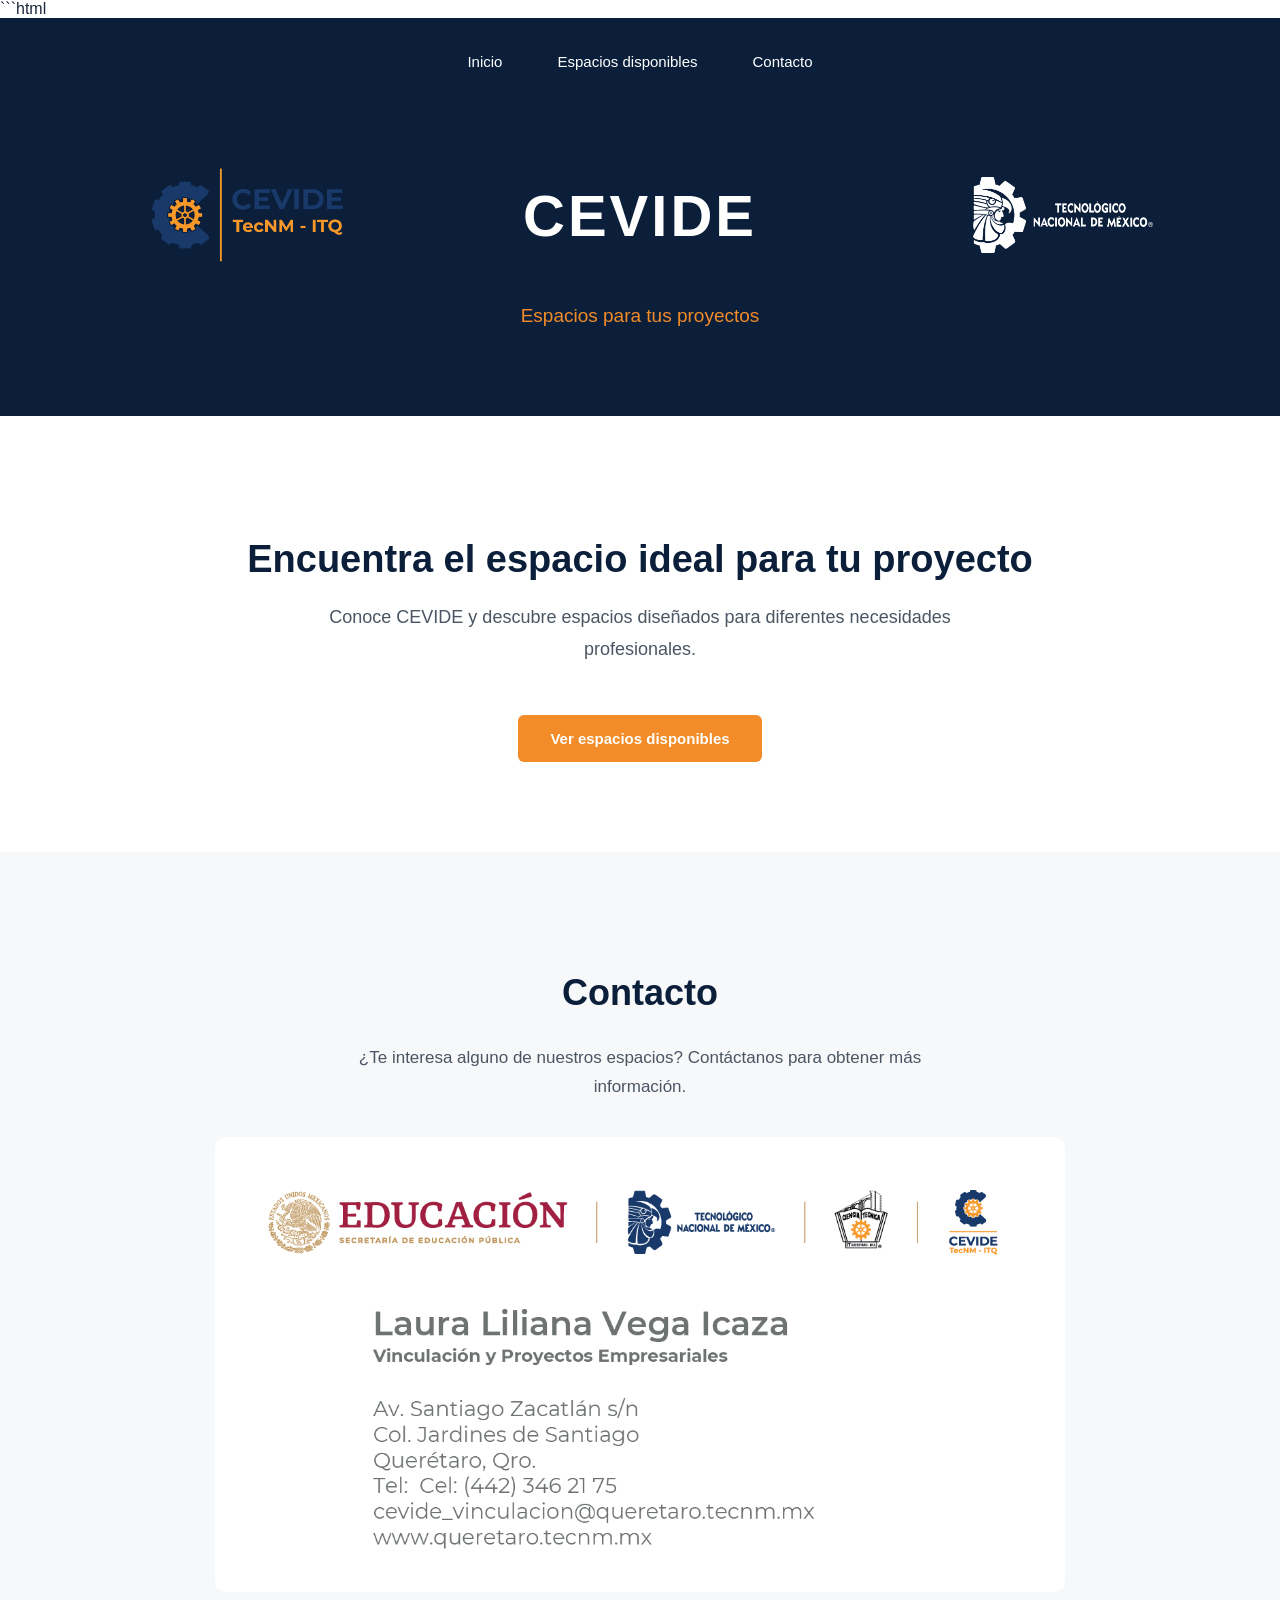
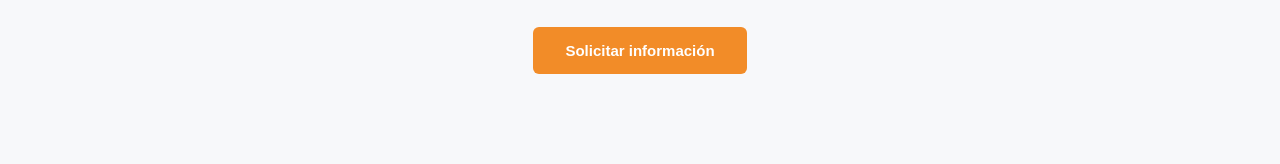
<file: index.html>
```html
<!DOCTYPE html>
<html lang="es">

<head>

    <meta charset="UTF-8">

    <meta name="viewport" content="width=device-width, initial-scale=1.0">

    <link rel="stylesheet" href="css/estilos.css">

    <title>CEVIDE | Inicio</title>

    <style>

        .encabezado-logo {
            position: relative;
            display: flex;
            align-items: center;
            justify-content: center;
            width: 100%;
            min-height: 150px;
        }

        .encabezado-logo h1 {
            margin: 0;
            text-align: center;
        }

        .logo-cevide {
            position: absolute;
            left: -80px;
            width: 450px;
            height: 140px;
            object-fit: contain;
        }

        .logo-tecnm {
            position: absolute;
            right: 25px;
            width: 180px;
            height: 120px;
            object-fit: contain;
        }

        @media (max-width: 768px) {

            .encabezado-logo {
                min-height: 110px;
            }

            .logo-cevide {
                width: 110px;
                height: 90px;
                left: 5px;
            }

            .logo-tecnm {
                width: 90px;
                height: 80px;
                right: 5px;
            }

            .encabezado-logo h1 {
                font-size: 28px;
            }

        }

    </style>

</head>


<body>


    <!-- ==============================
         ENCABEZADO
         ============================== -->

    <header>

        <nav>

            <a href="index.html">
                Inicio
            </a>

            <a href="espacios.html">
                Espacios disponibles
            </a>

            <a href="#contacto">
                Contacto
            </a>

        </nav>


        <div class="encabezado-logo">

            <img
                src="imagen/Logo CEVIDE.png"
                alt="Logo CEVIDE"
                class="logo-cevide"
            >

            <h1>
                CEVIDE
            </h1>

            <img
                src="imagen/LOGO_TEC.png"
                alt="Logo Tecnológico Nacional de México"
                class="logo-tecnm"
            >

        </div>


        <p>
            Espacios para tus proyectos
        </p>

    </header>



    <!-- ==============================
         CONTENIDO PRINCIPAL
         ============================== -->

    <main>

        <h2>
            Encuentra el espacio ideal para tu proyecto
        </h2>


        <p>
            Conoce CEVIDE y descubre espacios diseñados
            para diferentes necesidades profesionales.
        </p>


        <button
            onclick="window.location.href='espacios.html'">

            Ver espacios disponibles

        </button>

    </main>



    <!-- ==============================
         CONTACTO
         ============================== -->

    <section id="contacto">

        <h2>
            Contacto
        </h2>


        <p>
            ¿Te interesa alguno de nuestros espacios?
            Contáctanos para obtener más información.
        </p>


        <!-- IMAGEN DE CONTACTO -->

        <div class="imagen-contacto">

            <img
                src="imagen/Contacto-CEVIDE.png"
                alt="Información de contacto CEVIDE"
            >

        </div>


        <!-- BOTÓN DE CORREO -->

        <a
            href="https://mail.google.com/mail/?view=cm&fs=1&to=cevide_vinculacion@queretaro.tecnm.mx&su=Solicitud%20de%20información%20sobre%20espacios%20CEVIDE&body=Hola%2C%0A%0AEstoy%20interesado%2Fa%20en%20obtener%20información%20sobre%20los%20espacios%20disponibles%20en%20CEVIDE.%0A%0AQuisiera%20recibir%20más%20información%20sobre%20los%20espacios%20y%20su%20disponibilidad.%0A%0AMuchas%20gracias."
            target="_blank"
            class="boton-contacto">

            Solicitar información

        </a>

    </section>



</body>

</html>
</file>
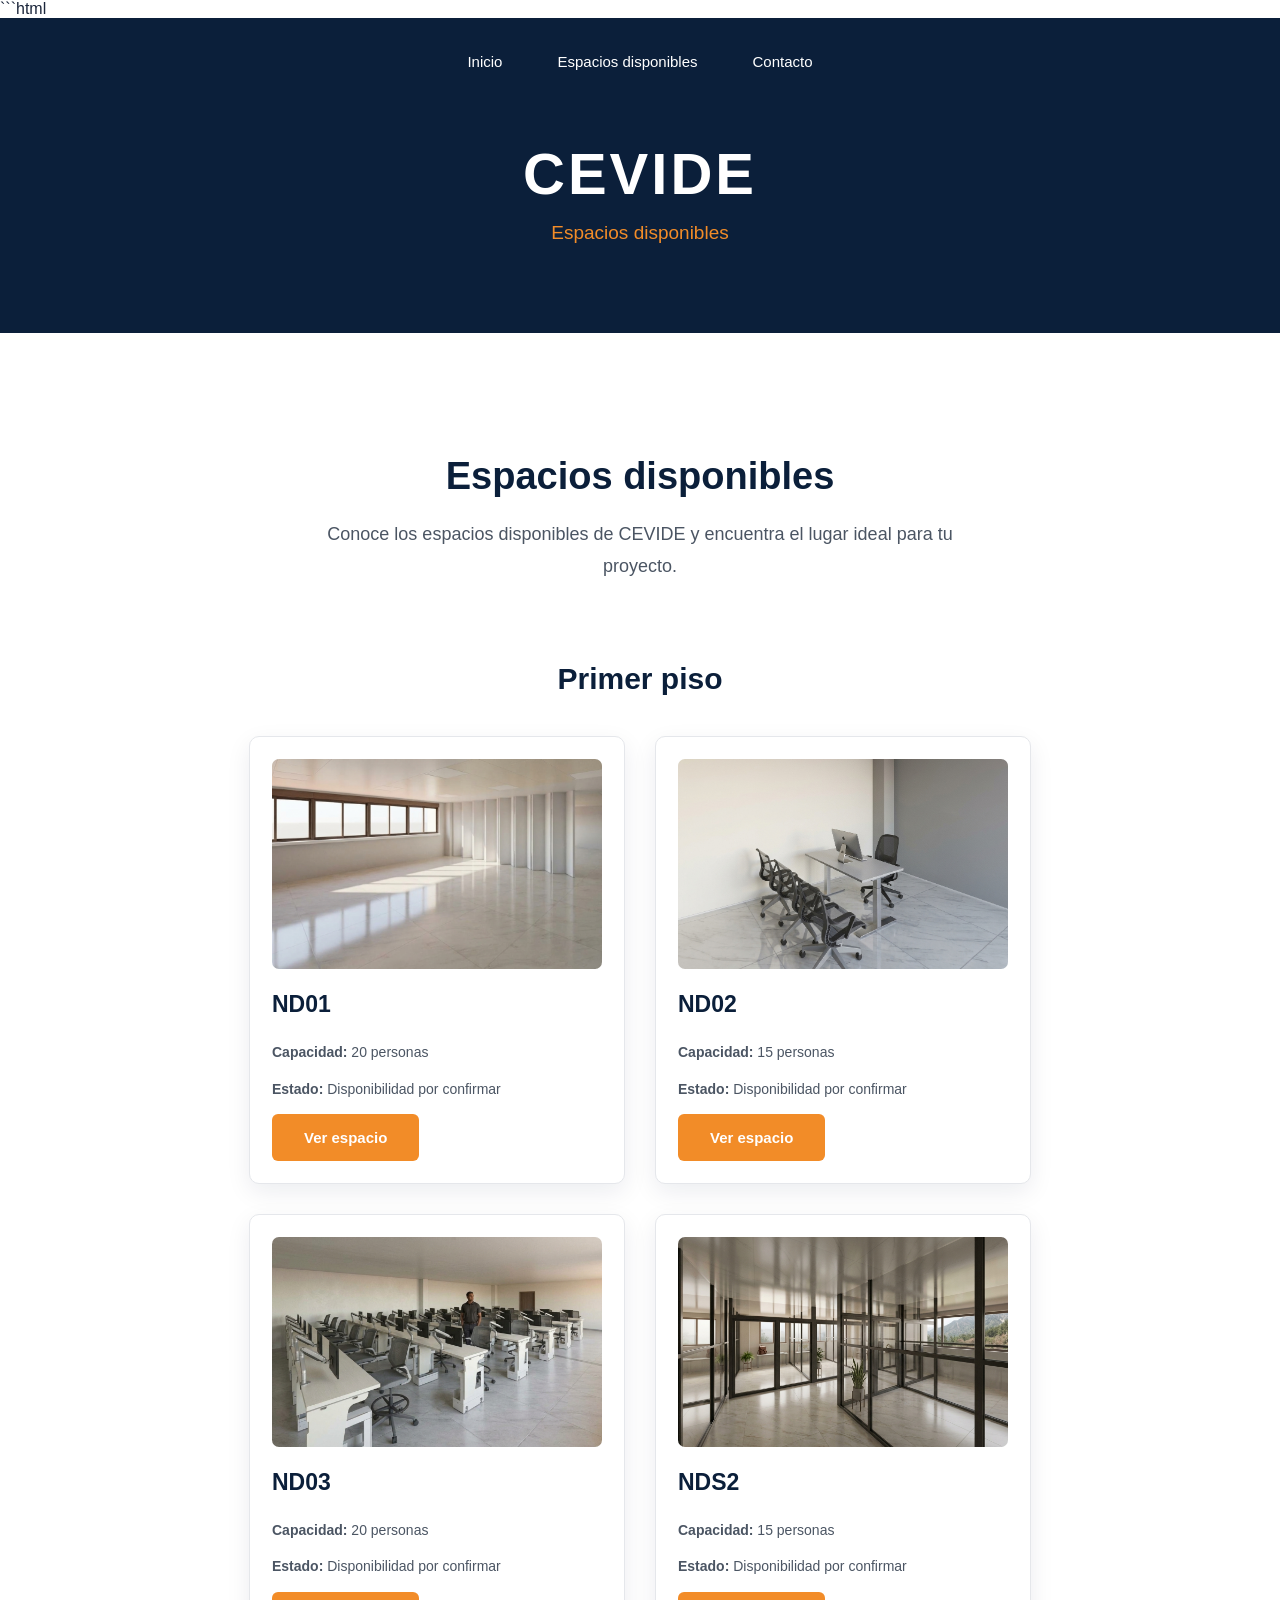
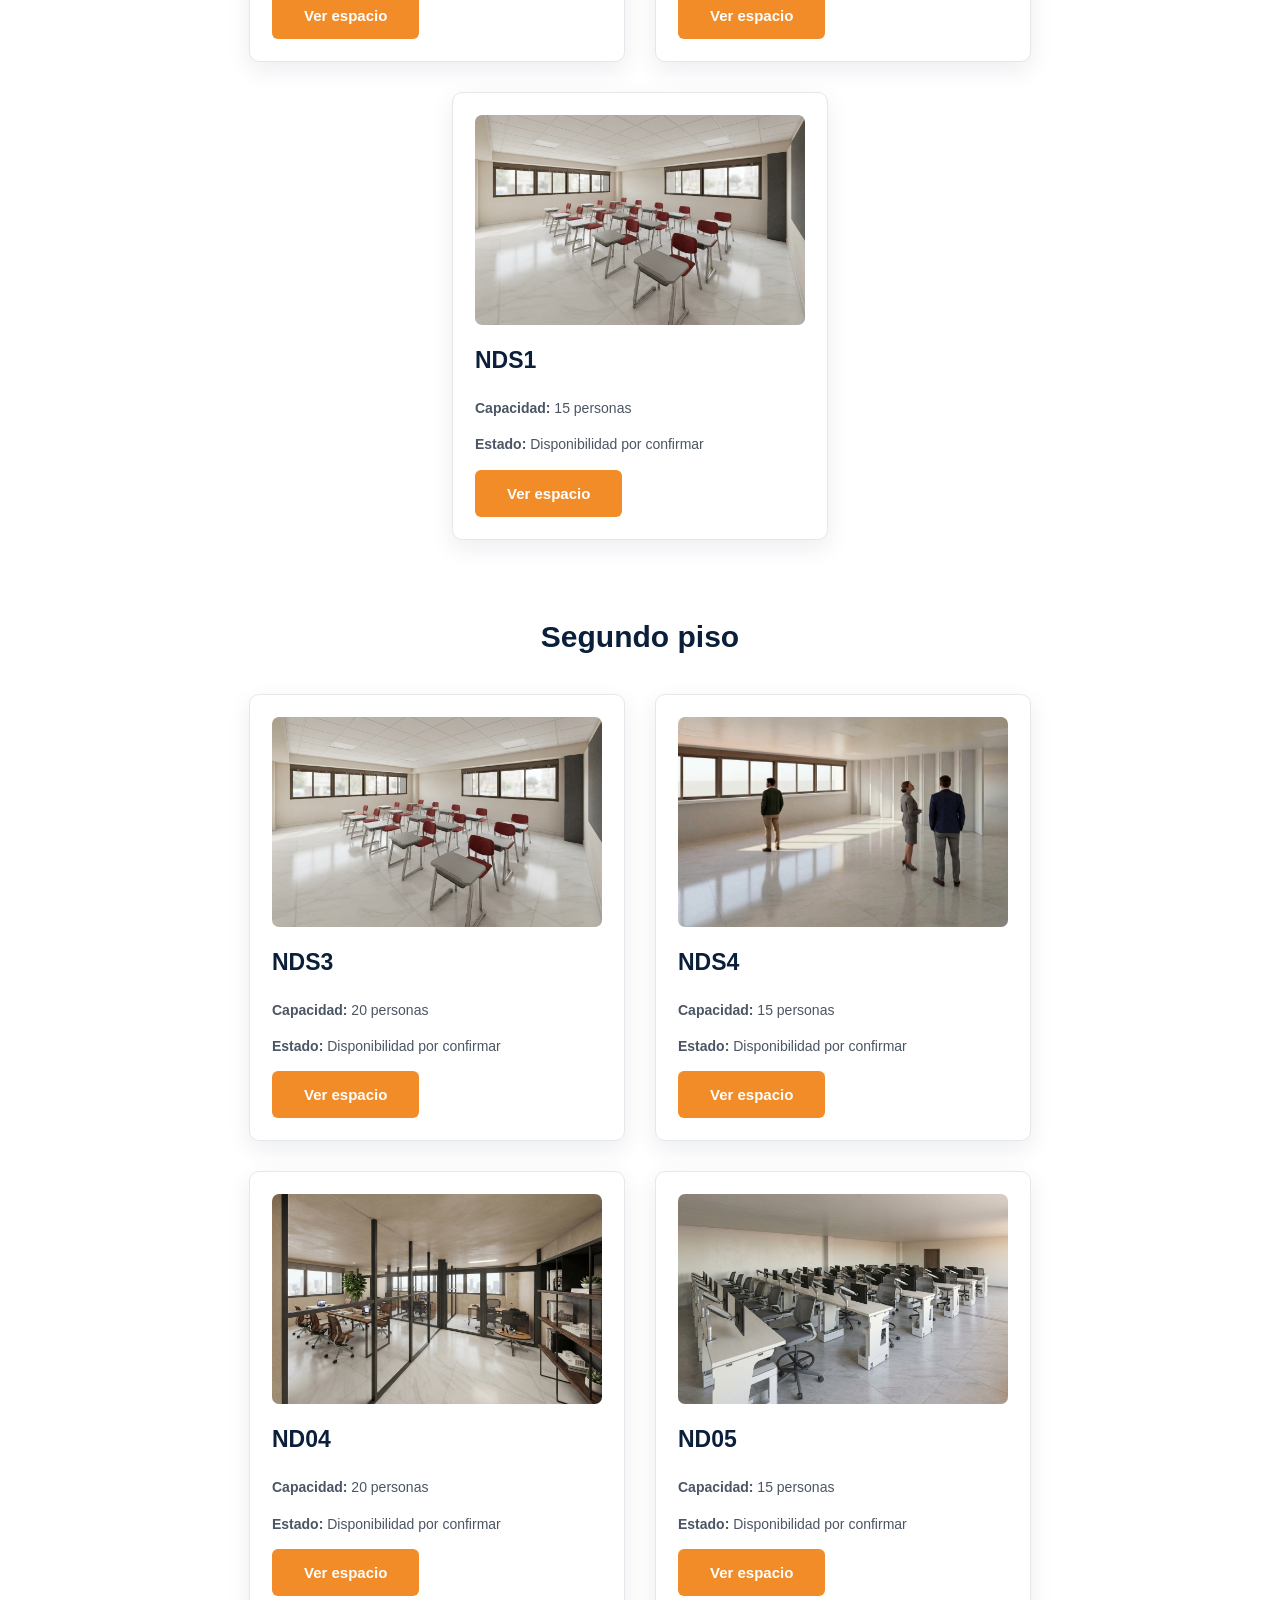
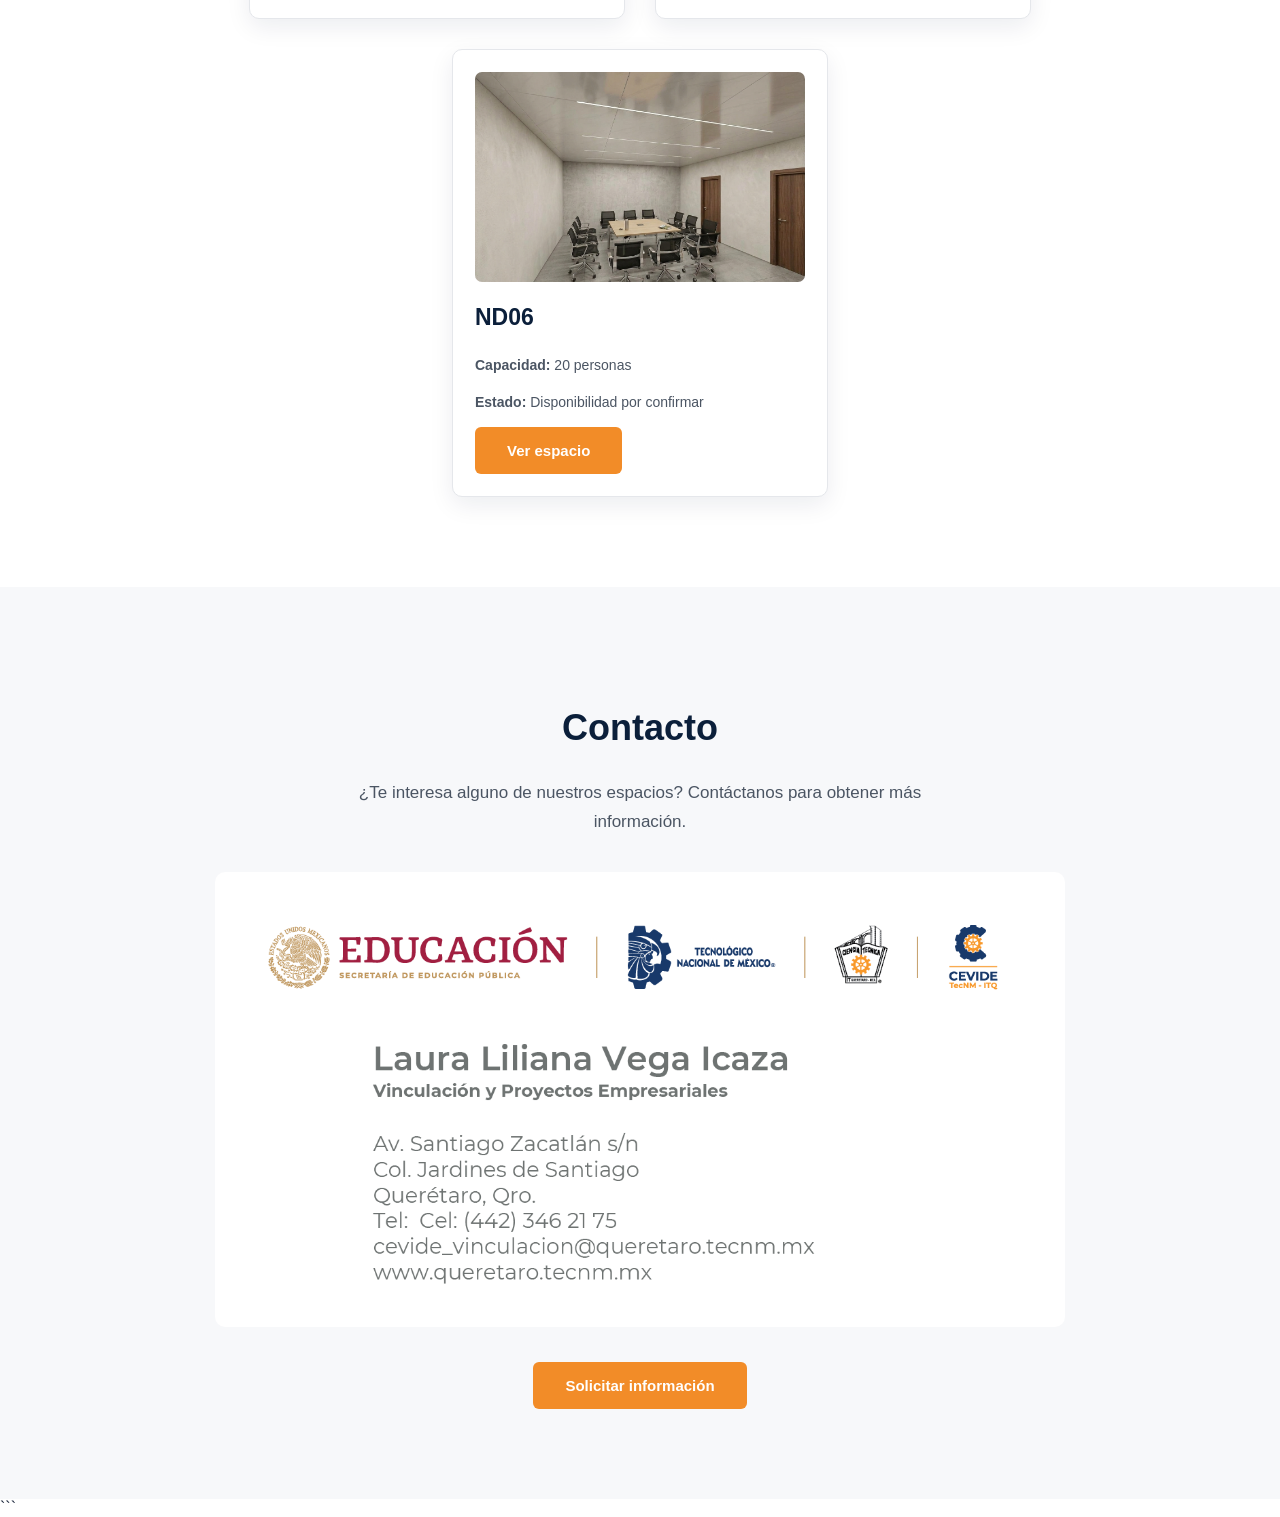
<file: espacios.html>
```html
<!DOCTYPE html>
<html lang="es">

<head>

    <meta charset="UTF-8">

    <meta name="viewport" content="width=device-width, initial-scale=1.0">

    <link rel="stylesheet" href="css/estilos.css">

    <title>CEVIDE | Espacios disponibles</title>

</head>


<body>


    <header>

        <nav>

            <a href="index.html">
                Inicio
            </a>

            <a href="espacios.html">
                Espacios disponibles
            </a>

            <a href="#contacto">
                Contacto
            </a>

        </nav>


        <h1>
            CEVIDE
        </h1>


        <p>
            Espacios disponibles
        </p>

    </header>



    <main>

        <h2>
            Espacios disponibles
        </h2>


        <p>
            Conoce los espacios disponibles de CEVIDE
            y encuentra el lugar ideal para tu proyecto.
        </p>



        <!-- ==========================
             PRIMER PISO
             ========================== -->

        <section class="piso">

            <h2>
                Primer piso
            </h2>


            <div class="tarjetas">


                <!-- ND01 -->

                <div class="tarjeta">

                    <div class="imagen-placeholder">

                        <img src="imagen/ND01.jpeg" alt="Espacio ND01">

                    </div>

                    <h3>
                        ND01
                    </h3>

                    <p>
                        <strong>Capacidad:</strong> 20 personas
                    </p>

                    <p>
                        <strong>Estado:</strong> Disponibilidad por confirmar
                    </p>

                    <button onclick="window.location.href='nd01.html'">
                        Ver espacio
                    </button>

                </div>



                <!-- ND02 -->

                <div class="tarjeta">

                    <div class="imagen-placeholder">

                        <img src="imagen/ND02.jpeg" alt="Espacio ND02">

                    </div>

                    <h3>
                        ND02
                    </h3>

                    <p>
                        <strong>Capacidad:</strong> 15 personas
                    </p>

                    <p>
                        <strong>Estado:</strong> Disponibilidad por confirmar
                    </p>

                    <button onclick="window.location.href='nd02.html'">
                        Ver espacio
                    </button>

                </div>



                <!-- ND03 -->

                <div class="tarjeta">

                    <div class="imagen-placeholder">

                        <img src="imagen/ND03.jpeg" alt="Espacio ND03">

                    </div>

                    <h3>
                        ND03
                    </h3>

                    <p>
                        <strong>Capacidad:</strong> 20 personas 
                    </p>

                    <p>
                        <strong>Estado:</strong> Disponibilidad por confirmar
                    </p>

                    <button onclick="window.location.href='nd03.html'">
                        Ver espacio
                    </button>

                </div>



                <!-- NDS2 -->

                <div class="tarjeta">

                    <div class="imagen-placeholder">

                        <img src="imagen/NDS2.jpeg" alt="Espacio NDS2">

                    </div>

                    <h3>
                        NDS2
                    </h3>

                    <p>
                        <strong>Capacidad:</strong> 15 personas
                    </p>

                    <p>
                        <strong>Estado:</strong> Disponibilidad por confirmar
                    </p>

                    <button onclick="window.location.href='nds2.html'">
                        Ver espacio
                    </button>

                </div>



                <!-- NDS1 -->

                <div class="tarjeta">

                    <div class="imagen-placeholder">

                        <img src="imagen/NDS1.jpeg" alt="Espacio NDS1">

                    </div>

                    <h3>
                        NDS1
                    </h3>

                    <p>
                        <strong>Capacidad:</strong> 15 personas
                    </p>

                    <p>
                        <strong>Estado:</strong> Disponibilidad por confirmar
                    </p>

                    <button onclick="window.location.href='nds1.html'">
                        Ver espacio
                    </button>

                </div>


            </div>

        </section>



        <!-- ==========================
             SEGUNDO PISO
             ========================== -->

        <section class="piso">

            <h2>
                Segundo piso
            </h2>


            <div class="tarjetas">


                <!-- NDS3 -->

                <div class="tarjeta">

                    <div class="imagen-placeholder">

                        <img src="imagen/NDS3.jpeg" alt="Espacio NDS3">

                    </div>

                    <h3>
                        NDS3
                    </h3>

                    <p>
                        <strong>Capacidad:</strong> 20 personas
                    </p>

                    <p>
                        <strong>Estado:</strong> Disponibilidad por confirmar
                    </p>

                    <button onclick="window.location.href='nds3.html'">
                        Ver espacio
                    </button>

                </div>



                <!-- NDS4 -->

                <div class="tarjeta">

                    <div class="imagen-placeholder">

                        <img src="imagen/NDS4.jpeg" alt="Espacio NDS4">

                    </div>

                    <h3>
                        NDS4
                    </h3>

                    <p>
                        <strong>Capacidad:</strong> 15 personas
                    </p>

                    <p>
                        <strong>Estado:</strong> Disponibilidad por confirmar
                    </p>

                    <button onclick="window.location.href='nds4.html'">
                        Ver espacio
                    </button>

                </div>



                <!-- ND04 -->

                <div class="tarjeta">

                    <div class="imagen-placeholder">

                        <img src="imagen/ND04.jpeg" alt="Espacio ND04">

                    </div>

                    <h3>
                        ND04
                    </h3>

                    <p>
                        <strong>Capacidad:</strong> 20 personas
                    </p>

                    <p>
                        <strong>Estado:</strong> Disponibilidad por confirmar
                    </p>

                    <button onclick="window.location.href='nd04.html'">
                        Ver espacio
                    </button>

                </div>



                <!-- ND05 -->

                <div class="tarjeta">

                    <div class="imagen-placeholder">

                        <img src="imagen/ND05.jpeg" alt="Espacio ND05">

                    </div>

                    <h3>
                        ND05
                    </h3>

                    <p>
                        <strong>Capacidad:</strong> 15 personas
                    </p>

                    <p>
                        <strong>Estado:</strong> Disponibilidad por confirmar
                    </p>

                    <button onclick="window.location.href='nd05.html'">
                        Ver espacio
                    </button>

                </div>



                <!-- ND06 -->

                <div class="tarjeta">

                    <div class="imagen-placeholder">

                        <img src="imagen/ND06.jpeg" alt="Espacio ND06">

                    </div>

                    <h3>
                        ND06
                    </h3>

                    <p>
                        <strong>Capacidad:</strong> 20 personas
                    </p>

                    <p>
                        <strong>Estado:</strong> Disponibilidad por confirmar
                    </p>

                    <button onclick="window.location.href='nd06.html'">
                        Ver espacio
                    </button>

                </div>


            </div>

        </section>

    </main>



    <!-- ==============================
         CONTACTO
         ============================== -->

    <section id="contacto">

        <h2>
            Contacto
        </h2>

        <p>
            ¿Te interesa alguno de nuestros espacios?
            Contáctanos para obtener más información.
        </p>

        <div class="imagen-contacto">

            <img
                src="imagen/Contacto-CEVIDE.png"
                alt="Información de contacto CEVIDE"
            >

        </div>

        <a
            href="https://mail.google.com/mail/?view=cm&fs=1&to=cevide_vinculacion@queretaro.tecnm.mx&su=Solicitud%20de%20información%20sobre%20espacios%20CEVIDE&body=Hola%2C%0A%0AEstoy%20interesado%2Fa%20en%20obtener%20información%20sobre%20los%20espacios%20disponibles%20en%20CEVIDE.%0A%0AQuisiera%20recibir%20más%20información%20sobre%20los%20espacios%20y%20su%20disponibilidad.%0A%0AMuchas%20gracias."
            target="_blank"
            class="boton-contacto">

            Solicitar información

        </a>

    </section>

</body>

</html>
```
</file>
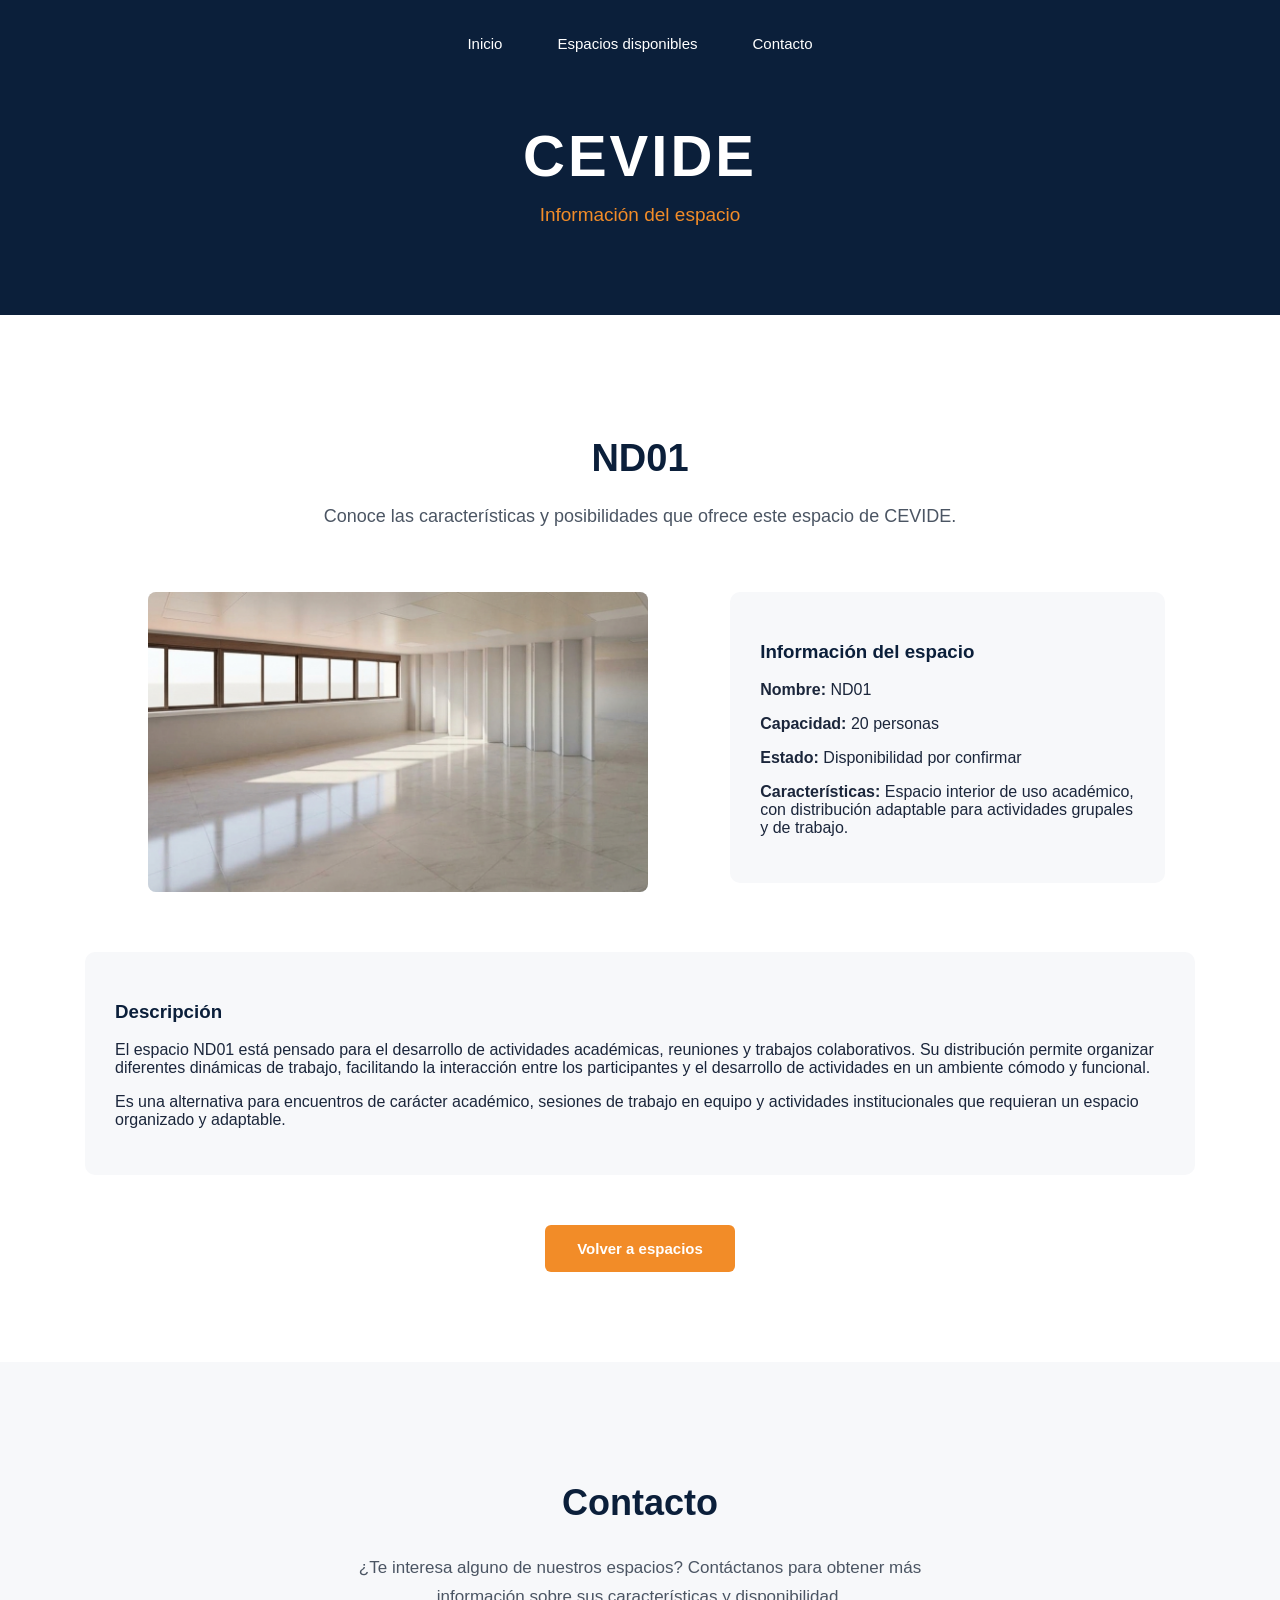
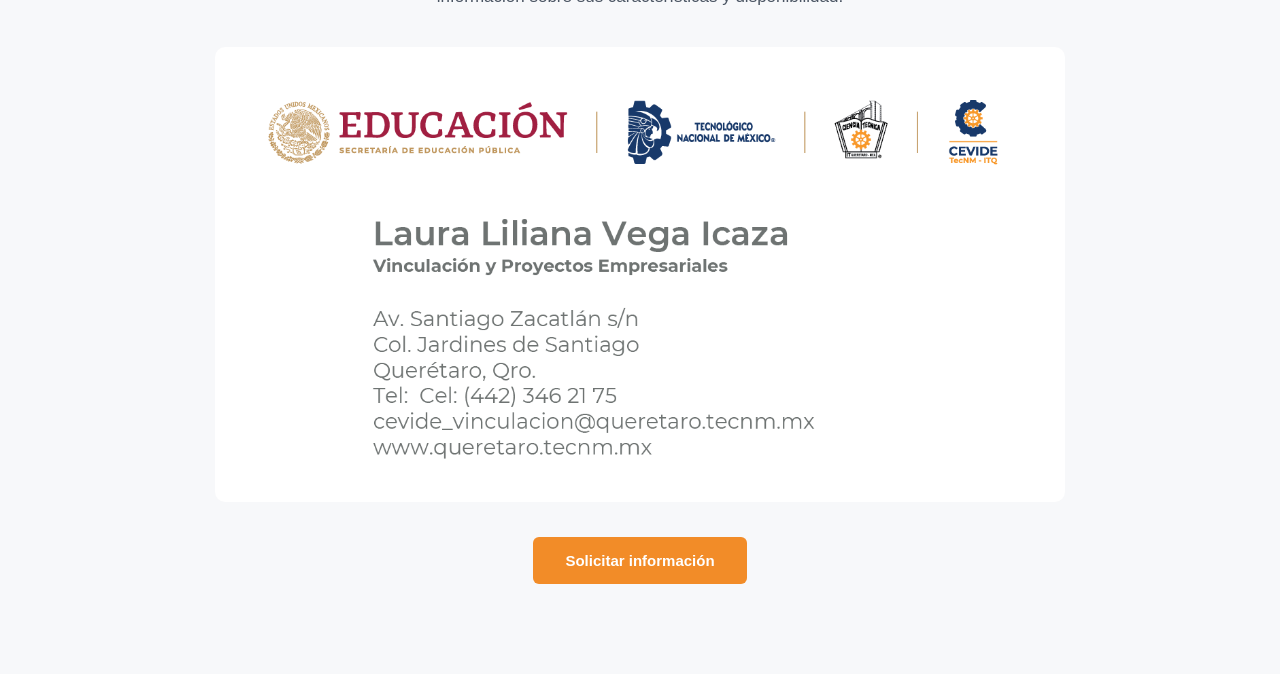
<file: nd01.html>
<!DOCTYPE html>
<html lang="es">

<head>
    <meta charset="UTF-8">
    <meta name="viewport" content="width=device-width, initial-scale=1.0">

    <link rel="stylesheet" href="css/estilos.css">

    <title>CEVIDE | ND01</title>

    <style>
        /* IMAGEN DEL ESPACIO */

        .detalle-espacio .imagen-detalle {
            width: 100%;
            max-width: 500px;
            aspect-ratio: 1 / 1;
            overflow: hidden;
            padding: 0;
            margin: 0 auto;
            border: none;
            border-radius: 8px;
            box-shadow: none;
        }

        .detalle-espacio .imagen-detalle img {
            display: block;
            width: 100%;
            height: 100%;
            object-fit: cover;
            object-position: center;
            border: none;
            border-radius: 8px;
            box-shadow: none;
        }

        @media (max-width: 768px) {
            .detalle-espacio .imagen-detalle {
                max-width: 100%;
            }
        }
    </style>
</head>

<body>

    <!-- ENCABEZADO -->

    <header>

        <nav>
            <a href="index.html">Inicio</a>
            <a href="espacios.html">Espacios disponibles</a>
            <a href="#contacto">Contacto</a>
        </nav>

        <h1>CEVIDE</h1>

        <p>Información del espacio</p>

    </header>


    <!-- INFORMACIÓN DEL ESPACIO -->

    <main>

        <h2>ND01</h2>

        <p>
            Conoce las características y posibilidades
            que ofrece este espacio de CEVIDE.
        </p>


        <!-- IMAGEN PRINCIPAL -->

        <section class="detalle-espacio">

            <div class="imagen-detalle">

                <img
                    src="imagen/ND01.jpeg"
                    alt="Fotografía del espacio ND01"
                >

            </div>


            <!-- INFORMACIÓN -->

            <div class="informacion-espacio">

                <h3>Información del espacio</h3>

                <p>
                    <strong>Nombre:</strong> ND01
                </p>

                <p>
                    <strong>Capacidad:</strong> 20 personas
                </p>

                <p>
                    <strong>Estado:</strong> Disponibilidad por confirmar
                </p>

                <p>
                    <strong>Características:</strong> Espacio interior de uso académico, con distribución adaptable para actividades grupales y de trabajo.
                </p>

            </div>

        </section>


        <!-- DESCRIPCIÓN -->

        <section class="descripcion-espacio">

            <h3>Descripción</h3>

            <p>
                El espacio ND01 está pensado para el desarrollo
                de actividades académicas, reuniones y trabajos
                colaborativos. Su distribución permite organizar
                diferentes dinámicas de trabajo, facilitando la
                interacción entre los participantes y el desarrollo
                de actividades en un ambiente cómodo y funcional.
            </p>

            <p>
                Es una alternativa para encuentros de carácter
                académico, sesiones de trabajo en equipo y
                actividades institucionales que requieran un
                espacio organizado y adaptable.
            </p>

        </section>


        <!-- BOTÓN VOLVER -->

        <button onclick="window.location.href='espacios.html'">
            Volver a espacios
        </button>

    </main>


    <!-- CONTACTO -->

    <section id="contacto">

        <h2>Contacto</h2>

        <p>
            ¿Te interesa alguno de nuestros espacios?
            Contáctanos para obtener más información
            sobre sus características y disponibilidad.
        </p>

        <div class="imagen-contacto">

            <img
                src="imagen/Contacto-CEVIDE.png"
                alt="Información de contacto CEVIDE"
            >

        </div>

        <a
            href="https://mail.google.com/mail/?view=cm&fs=1&to=cevide_vinculacion@queretaro.tecnm.mx&su=Solicitud%20de%20información%20sobre%20espacios%20CEVIDE&body=Hola%2C%0A%0AEstoy%20interesado%2Fa%20en%20obtener%20información%20sobre%20el%20espacio%20ND01.%0A%0AQuisiera%20conocer%20su%20disponibilidad%20y%20características.%0A%0AMuchas%20gracias."
            target="_blank"
            class="boton-contacto">

            Solicitar información

        </a>

    </section>

</body>

</html>
</file>
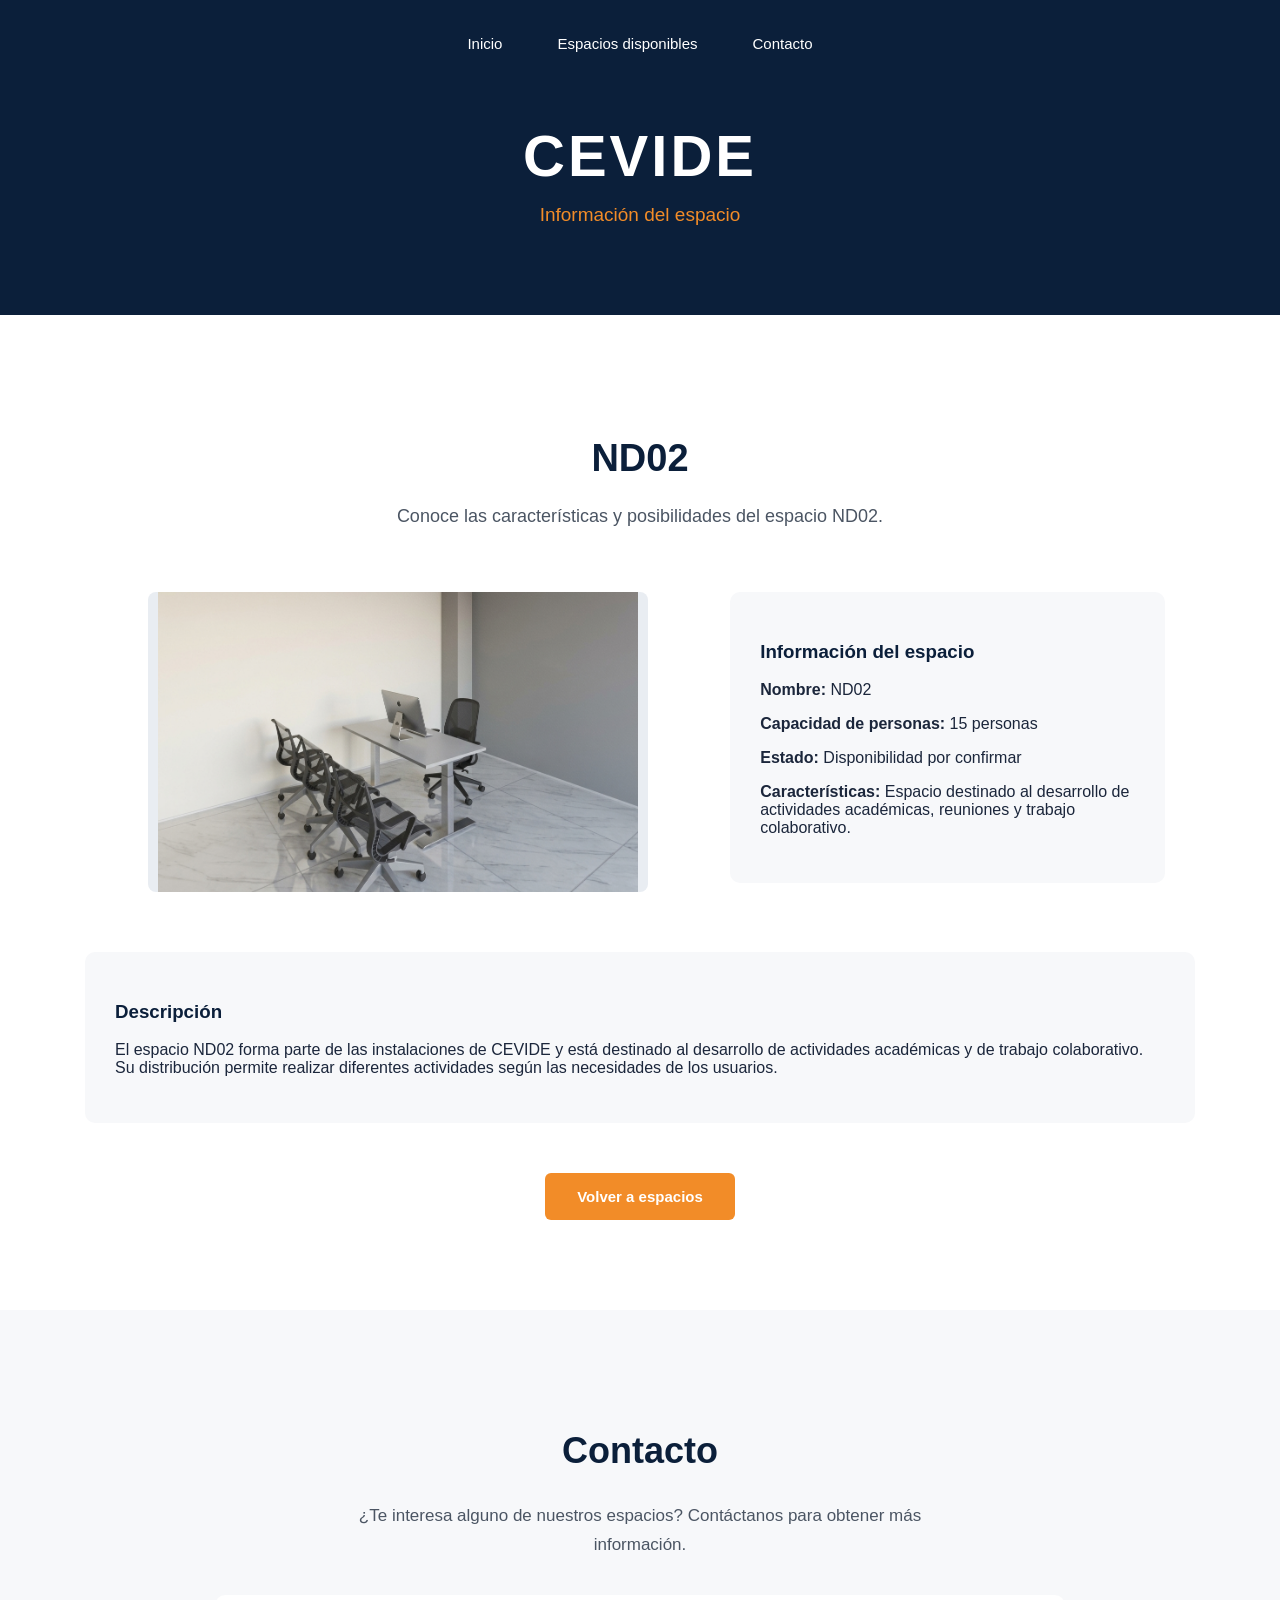
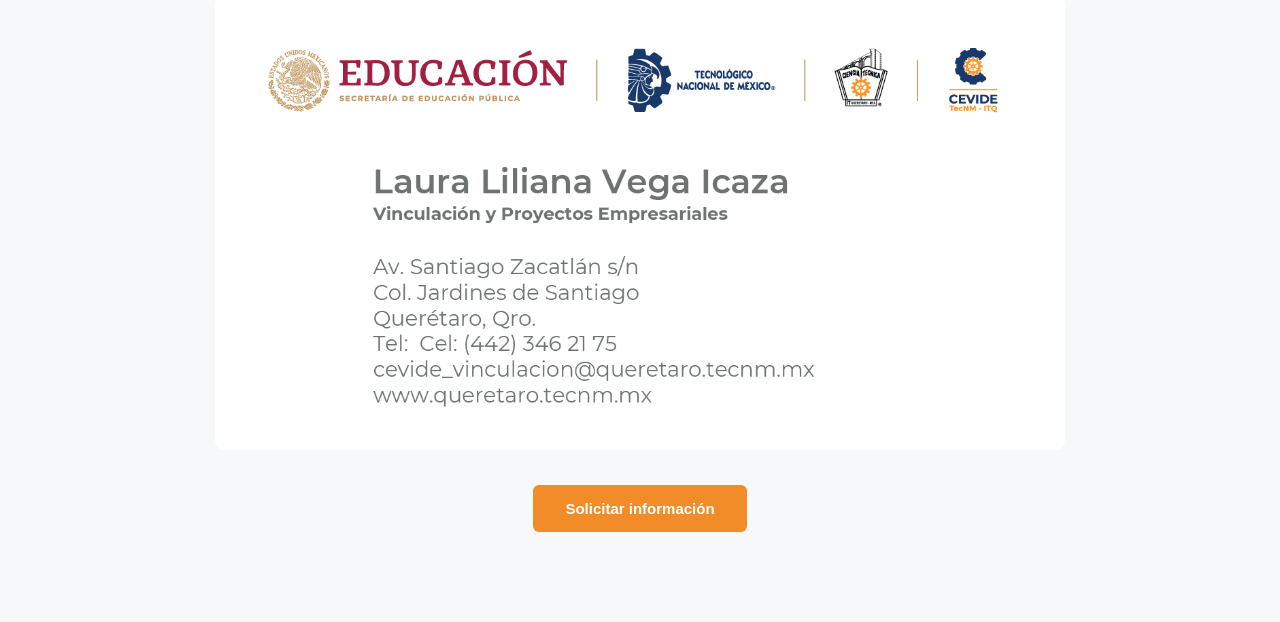
<file: nd02.html>
<!DOCTYPE html>
<html lang="es">

<head>
    <meta charset="UTF-8">
    <meta name="viewport" content="width=device-width, initial-scale=1.0">

    <link rel="stylesheet" href="css/estilos.css">

    <title>CEVIDE | ND02</title>

    <style>
        /* IMAGEN DEL ESPACIO */

        .detalle-espacio .imagen-detalle {
            width: 100%;
            max-width: 500px;
            aspect-ratio: 1 / 1;
            overflow: hidden;
            padding: 0;
            margin: 0 auto;
            border: none;
            border-radius: 8px;
            box-shadow: none;
        }

        .detalle-espacio .imagen-detalle img {
            display: block;
            width: 100%;
            height: 100%;
            object-fit: cover;
            object-position: center;
            border: none;
            border-radius: 8px;
            box-shadow: none;
        }

        @media (max-width: 768px) {
            .detalle-espacio .imagen-detalle {
                max-width: 100%;
            }
        }
    </style>
</head>

<body>

    <header>

        <nav>
            <a href="index.html">Inicio</a>
            <a href="espacios.html">Espacios disponibles</a>
            <a href="#contacto">Contacto</a>
        </nav>

        <h1>CEVIDE</h1>

        <p>Información del espacio</p>

    </header>


    <main>

        <h2>ND02</h2>

        <p>
            Conoce las características y posibilidades del espacio ND02.
        </p>

        <section class="detalle-espacio">

            <div class="imagen-detalle">

                <img
                    src="imagen/ND02.jpeg"
                    alt="Fotografía del espacio ND02"
                >

            </div>

            <div class="informacion-espacio">

                <h3>Información del espacio</h3>

                <p><strong>Nombre:</strong> ND02</p>

                <p><strong>Capacidad de personas:</strong> 15 personas</p>

                <p><strong>Estado:</strong> Disponibilidad por confirmar</p>

                <p><strong>Características:</strong> Espacio destinado al desarrollo de actividades académicas, reuniones y trabajo colaborativo.</p>

            </div>

        </section>

        <section class="descripcion-espacio">

            <h3>Descripción</h3>

            <p>
                El espacio ND02 forma parte de las instalaciones de CEVIDE
                y está destinado al desarrollo de actividades académicas
                y de trabajo colaborativo. Su distribución permite
                realizar diferentes actividades según las necesidades
                de los usuarios.
            </p>

        </section>

        <button onclick="window.location.href='espacios.html'">
            Volver a espacios
        </button>

    </main>


    <!-- ==============================
         CONTACTO
         ============================== -->

    <section id="contacto">

        <h2>Contacto</h2>

        <p>
            ¿Te interesa alguno de nuestros espacios?
            Contáctanos para obtener más información.
        </p>

        <div class="imagen-contacto">

            <img
                src="imagen/Contacto-CEVIDE.png"
                alt="Información de contacto CEVIDE"
            >

        </div>

        <a
            href="https://mail.google.com/mail/?view=cm&fs=1&to=cevide_vinculacion@queretaro.tecnm.mx&su=Solicitud%20de%20información%20sobre%20espacios%20CEVIDE&body=Hola%2C%0A%0AEstoy%20interesado%2Fa%20en%20obtener%20más%20información%20sobre%20los%20espacios%20disponibles%20en%20CEVIDE.%0A%0AQuisiera%20recibir%20más%20información%20sobre%20los%20espacios%20y%20su%20disponibilidad.%0A%0AMuchas%20gracias."
            target="_blank"
            class="boton-contacto">

            Solicitar información

        </a>

    </section>

</body>

</html>
</file>
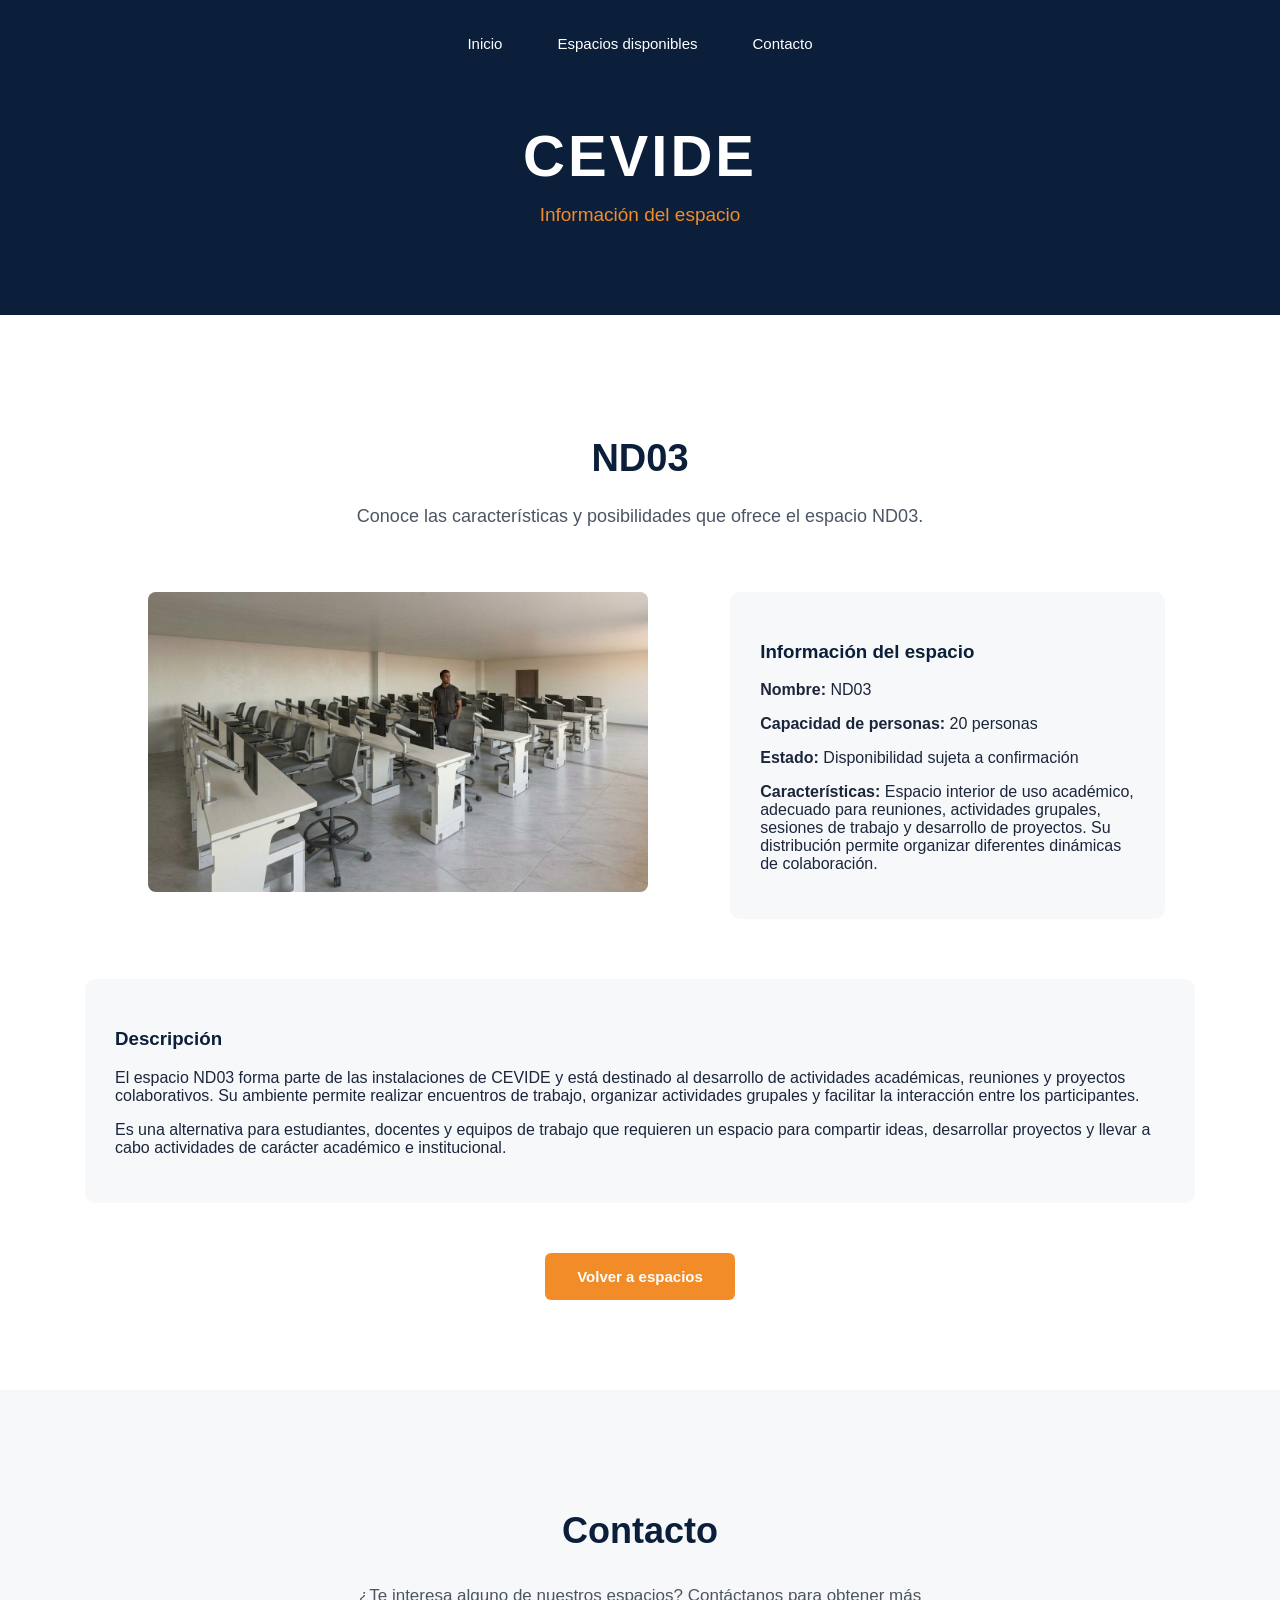
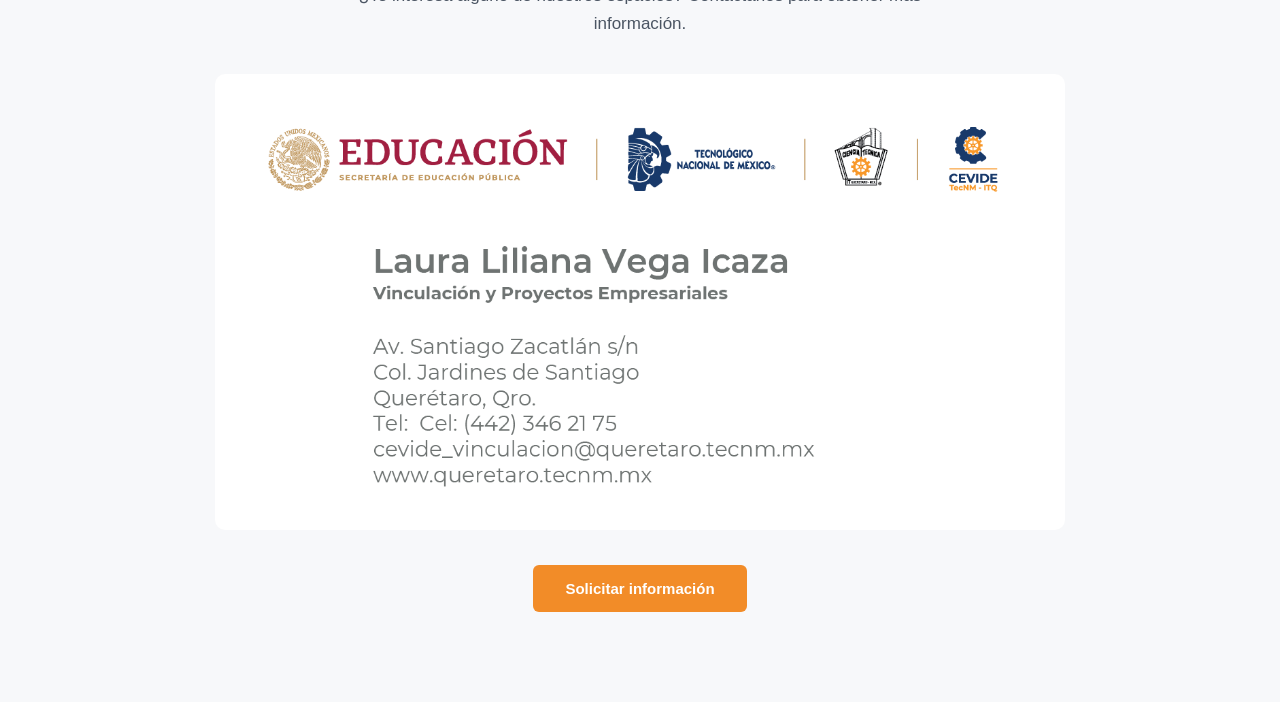
<file: nd03.html>
<!DOCTYPE html>
<html lang="es">

<head>
    <meta charset="UTF-8">
    <meta name="viewport" content="width=device-width, initial-scale=1.0">

    <link rel="stylesheet" href="css/estilos.css">

    <title>CEVIDE | ND03</title>

    <style>
        /* IMAGEN DEL ESPACIO */

        .detalle-espacio .imagen-detalle {
            width: 100%;
            max-width: 500px;
            aspect-ratio: 1 / 1;
            overflow: hidden;
            padding: 0;
            margin: 0 auto;
            border: none;
            border-radius: 8px;
            box-shadow: none;
        }

        .detalle-espacio .imagen-detalle img {
            display: block;
            width: 100%;
            height: 100%;
            object-fit: cover;
            object-position: center;
            border: none;
            border-radius: 8px;
            box-shadow: none;
        }

        @media (max-width: 768px) {
            .detalle-espacio .imagen-detalle {
                max-width: 100%;
            }
        }
    </style>
</head>

<body>

    <header>

        <nav>
            <a href="index.html">Inicio</a>
            <a href="espacios.html">Espacios disponibles</a>
            <a href="#contacto">Contacto</a>
        </nav>

        <h1>CEVIDE</h1>

        <p>Información del espacio</p>

    </header>


    <main>

        <h2>ND03</h2>

        <p>
            Conoce las características y posibilidades que ofrece
            el espacio ND03.
        </p>

        <section class="detalle-espacio">

            <div class="imagen-detalle">

                <img
                    src="imagen/ND03.jpeg"
                    alt="Fotografía del espacio ND03"
                >

            </div>

            <div class="informacion-espacio">

                <h3>Información del espacio</h3>

                <p>
                    <strong>Nombre:</strong> ND03
                </p>

                <p>
                    <strong>Capacidad de personas:</strong> 20 personas
                </p>

                <p>
                    <strong>Estado:</strong> Disponibilidad sujeta a confirmación
                </p>

                <p>
                    <strong>Características:</strong> Espacio interior de uso académico, adecuado para reuniones, actividades grupales, sesiones de trabajo y desarrollo de proyectos. Su distribución permite organizar diferentes dinámicas de colaboración.
                </p>

            </div>

        </section>


        <section class="descripcion-espacio">

            <h3>Descripción</h3>

            <p>
                El espacio ND03 forma parte de las instalaciones de CEVIDE
                y está destinado al desarrollo de actividades académicas,
                reuniones y proyectos colaborativos. Su ambiente permite
                realizar encuentros de trabajo, organizar actividades
                grupales y facilitar la interacción entre los participantes.
            </p>

            <p>
                Es una alternativa para estudiantes, docentes y equipos
                de trabajo que requieren un espacio para compartir ideas,
                desarrollar proyectos y llevar a cabo actividades
                de carácter académico e institucional.
            </p>

        </section>


        <button onclick="window.location.href='espacios.html'">
            Volver a espacios
        </button>

    </main>


    <!-- ==============================
         CONTACTO
         ============================== -->

    <section id="contacto">

        <h2>Contacto</h2>

        <p>
            ¿Te interesa alguno de nuestros espacios?
            Contáctanos para obtener más información.
        </p>

        <div class="imagen-contacto">

            <img
                src="imagen/Contacto-CEVIDE.png"
                alt="Información de contacto CEVIDE"
            >

        </div>

        <a
            href="https://mail.google.com/mail/?view=cm&fs=1&to=cevide_vinculacion@queretaro.tecnm.mx&su=Solicitud%20de%20información%20sobre%20espacios%20CEVIDE&body=Hola%2C%0A%0AEstoy%20interesado%2Fa%20en%20obtener%20información%20sobre%20los%20espacios%20disponibles%20en%20CEVIDE.%0A%0AQuisiera%20recibir%20más%20información%20sobre%20los%20espacios%20y%20su%20disponibilidad.%0A%0AMuchas%20gracias."
            target="_blank"
            class="boton-contacto">

            Solicitar información

        </a>

    </section>

</body>

</html>
</file>
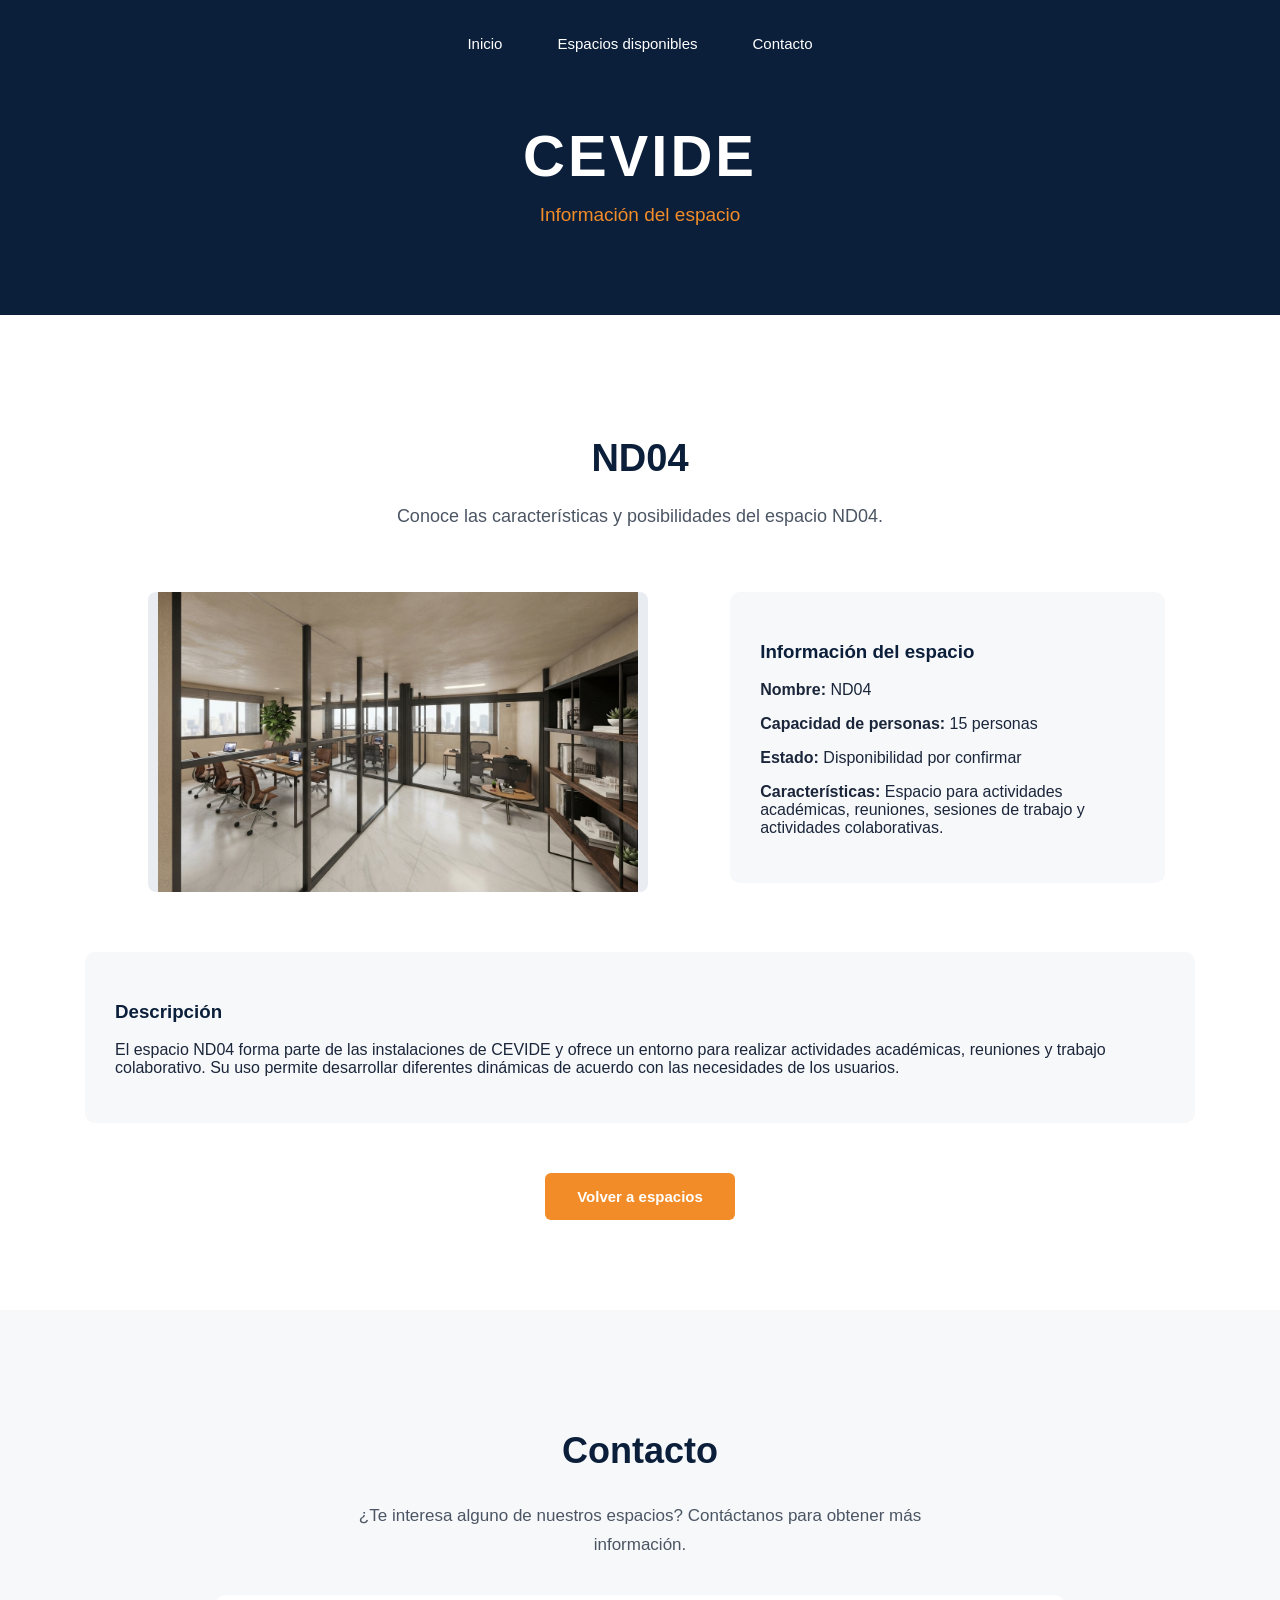
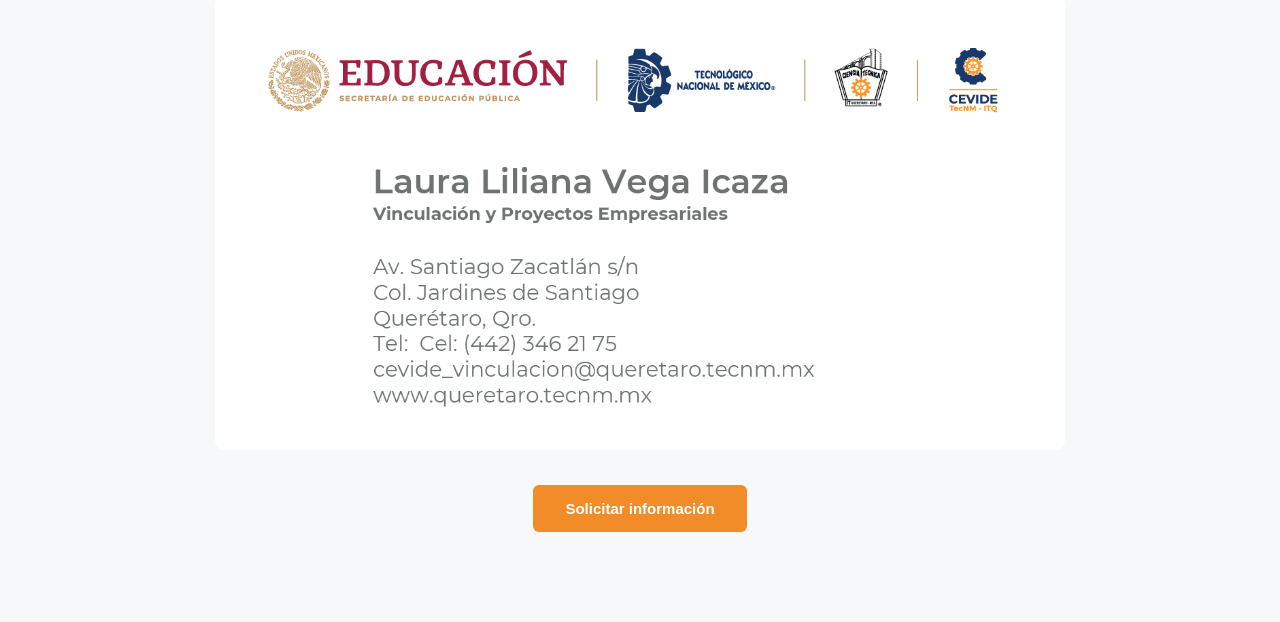
<file: nd04.html>
<!DOCTYPE html>
<html lang="es">

<head>
    <meta charset="UTF-8">
    <meta name="viewport" content="width=device-width, initial-scale=1.0">

    <link rel="stylesheet" href="css/estilos.css">

    <title>CEVIDE | ND04</title>

    <style>
        /* IMAGEN DEL ESPACIO */

        .detalle-espacio .imagen-detalle {
            width: 100%;
            max-width: 500px;
            aspect-ratio: 1 / 1;
            overflow: hidden;
            padding: 0;
            margin: 0 auto;
            border: none;
            border-radius: 8px;
            box-shadow: none;
        }

        .detalle-espacio .imagen-detalle img {
            display: block;
            width: 100%;
            height: 100%;
            object-fit: cover;
            object-position: center;
            border: none;
            border-radius: 8px;
            box-shadow: none;
        }

        @media (max-width: 768px) {
            .detalle-espacio .imagen-detalle {
                max-width: 100%;
            }
        }
    </style>
</head>

<body>

    <header>

        <nav>
            <a href="index.html">Inicio</a>
            <a href="espacios.html">Espacios disponibles</a>
            <a href="#contacto">Contacto</a>
        </nav>

        <h1>CEVIDE</h1>

        <p>Información del espacio</p>

    </header>


    <main>

        <h2>ND04</h2>

        <p>
            Conoce las características y posibilidades del espacio ND04.
        </p>


        <section class="detalle-espacio">

            <div class="imagen-detalle">

                <img
                    src="imagen/ND04.jpeg"
                    alt="Fotografía del espacio ND04"
                >

            </div>


            <div class="informacion-espacio">

                <h3>Información del espacio</h3>

                <p>
                    <strong>Nombre:</strong> ND04
                </p>

                <p>
                    <strong>Capacidad de personas:</strong> 15 personas
                </p>

                <p>
                    <strong>Estado:</strong> Disponibilidad por confirmar
                </p>

                <p>
                    <strong>Características:</strong> Espacio para actividades académicas, reuniones, sesiones de trabajo y actividades colaborativas.
                </p>

            </div>

        </section>


        <section class="descripcion-espacio">

            <h3>Descripción</h3>

            <p>
                El espacio ND04 forma parte de las instalaciones de CEVIDE
                y ofrece un entorno para realizar actividades académicas,
                reuniones y trabajo colaborativo. Su uso permite desarrollar
                diferentes dinámicas de acuerdo con las necesidades de
                los usuarios.
            </p>

        </section>


        <button onclick="window.location.href='espacios.html'">
            Volver a espacios
        </button>

    </main>


    <!-- ==============================
         CONTACTO
         ============================== -->

    <section id="contacto">

        <h2>
            Contacto
        </h2>

        <p>
            ¿Te interesa alguno de nuestros espacios?
            Contáctanos para obtener más información.
        </p>

        <div class="imagen-contacto">

            <img
                src="imagen/Contacto-CEVIDE.png"
                alt="Información de contacto CEVIDE"
            >

        </div>

        <a
            href="https://mail.google.com/mail/?view=cm&fs=1&to=cevide_vinculacion@queretaro.tecnm.mx&su=Solicitud%20de%20información%20sobre%20espacios%20CEVIDE&body=Hola%2C%0A%0AEstoy%20interesado%2Fa%20en%20obtener%20información%20sobre%20los%20espacios%20disponibles%20en%20CEVIDE.%0A%0AQuisiera%20recibir%20más%20información%20sobre%20los%20espacios%20y%20su%20disponibilidad.%0A%0AMuchas%20gracias."
            target="_blank"
            class="boton-contacto">

            Solicitar información

        </a>

    </section>

</body>

</html>
</file>
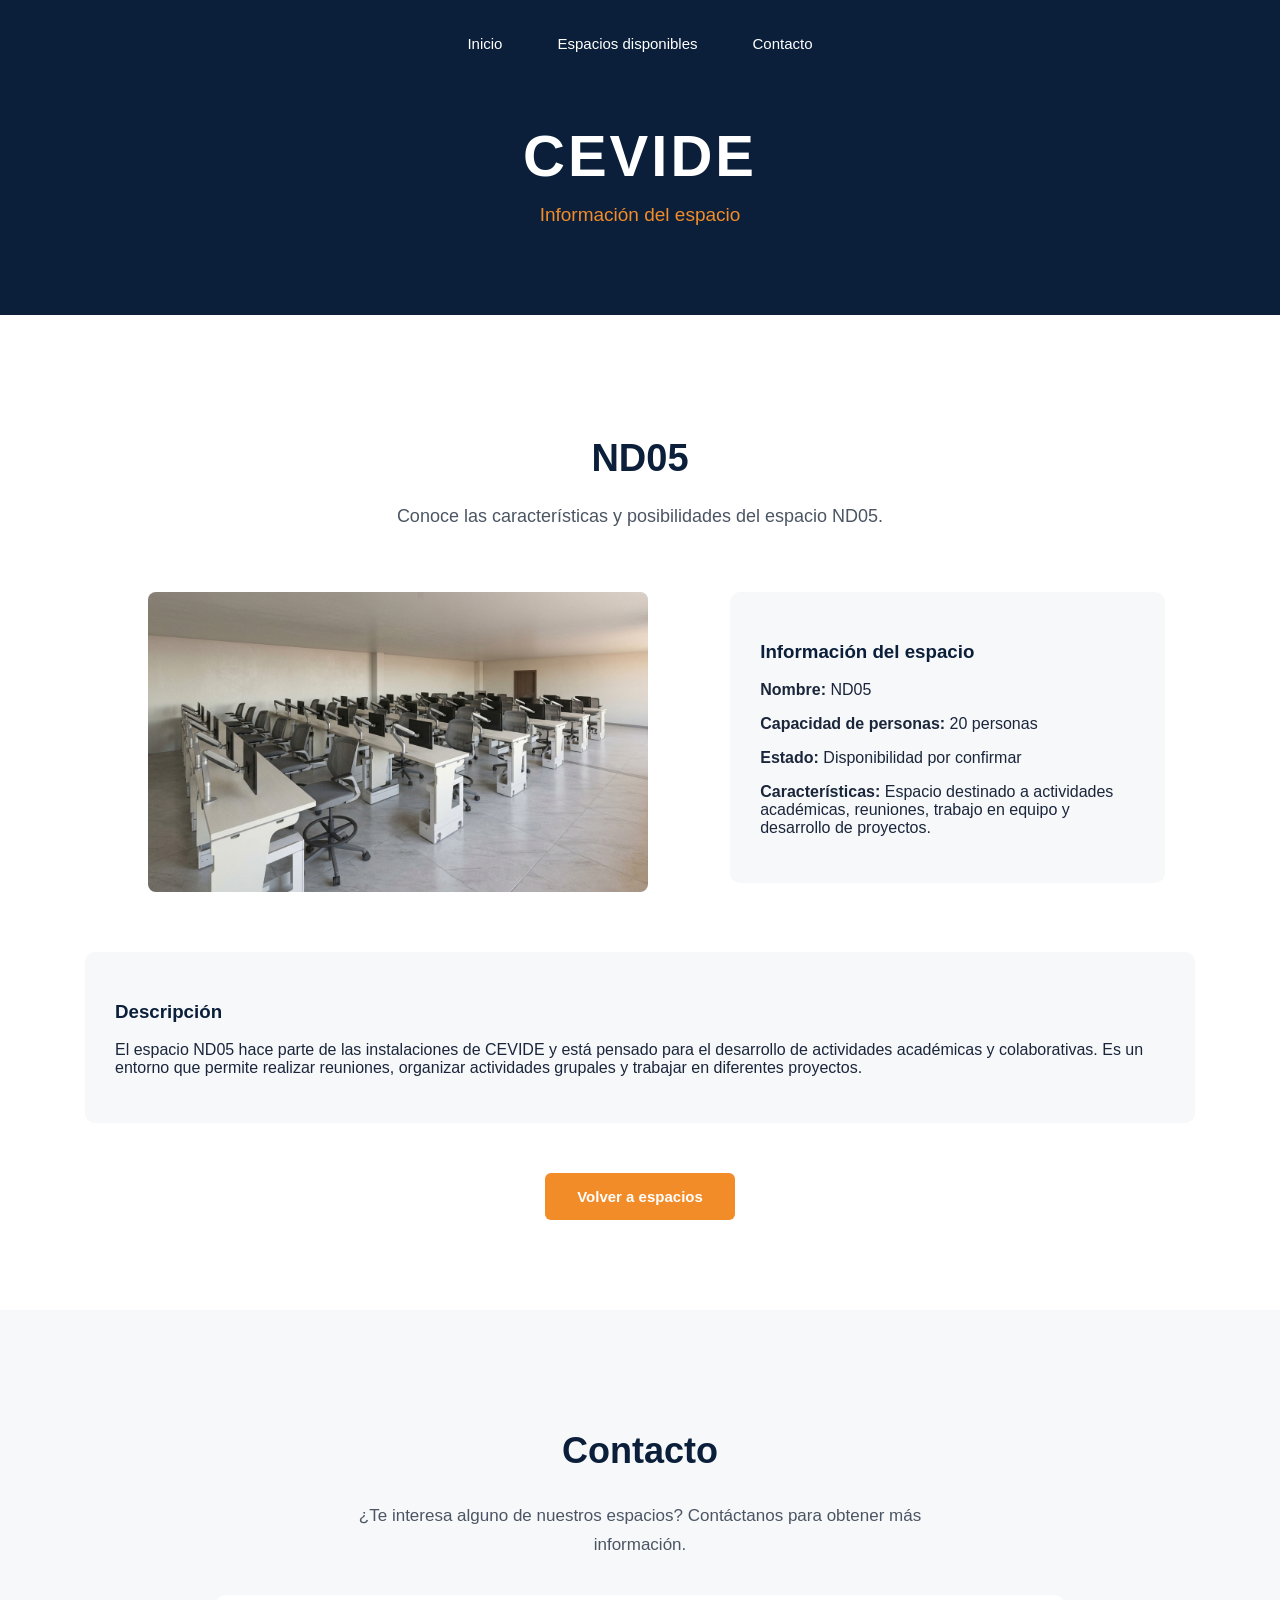
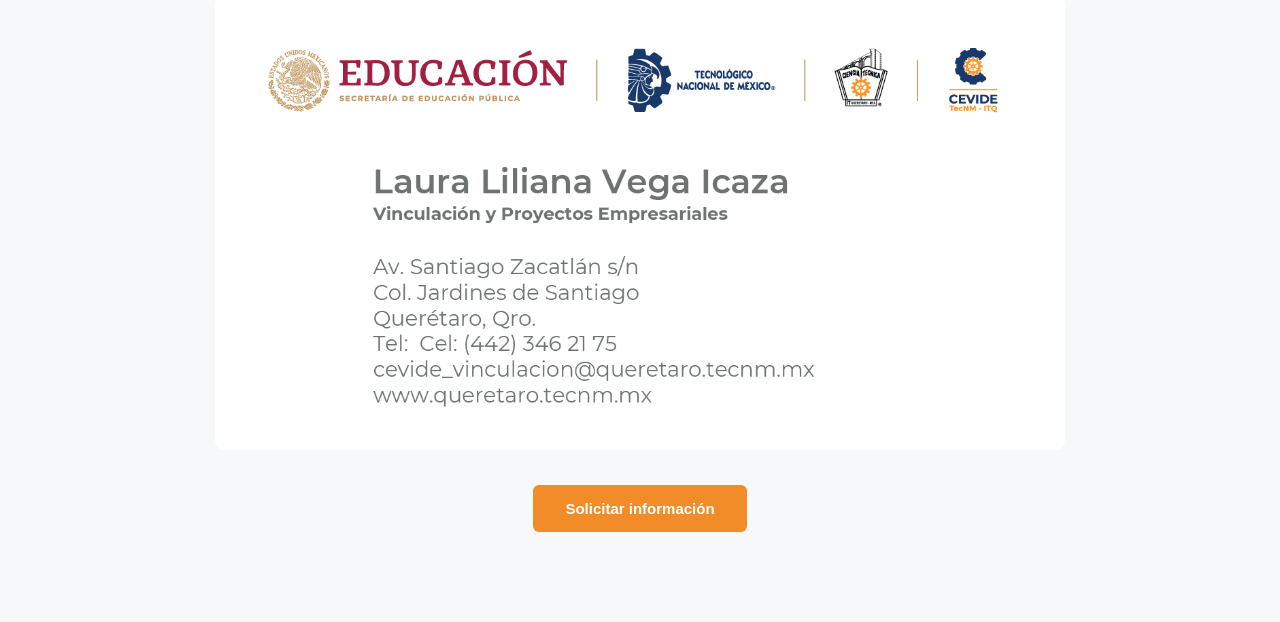
<file: nd05.html>
<!DOCTYPE html>
<html lang="es">

<head>
    <meta charset="UTF-8">
    <meta name="viewport" content="width=device-width, initial-scale=1.0">

    <link rel="stylesheet" href="css/estilos.css">

    <title>CEVIDE | ND05</title>

    <style>
        /* IMAGEN DEL ESPACIO */

        .detalle-espacio .imagen-detalle {
            width: 100%;
            max-width: 500px;
            aspect-ratio: 1 / 1;
            overflow: hidden;
            padding: 0;
            margin: 0 auto;
            border: none;
            border-radius: 8px;
            box-shadow: none;
        }

        .detalle-espacio .imagen-detalle img {
            display: block;
            width: 100%;
            height: 100%;
            object-fit: cover;
            object-position: center;
            border: none;
            border-radius: 8px;
            box-shadow: none;
        }

        @media (max-width: 768px) {
            .detalle-espacio .imagen-detalle {
                max-width: 100%;
            }
        }
    </style>
</head>

<body>

    <header>

        <nav>
            <a href="index.html">Inicio</a>
            <a href="espacios.html">Espacios disponibles</a>
            <a href="#contacto">Contacto</a>
        </nav>

        <h1>CEVIDE</h1>

        <p>Información del espacio</p>

    </header>


    <main>

        <h2>ND05</h2>

        <p>
            Conoce las características y posibilidades del espacio ND05.
        </p>


        <section class="detalle-espacio">

            <div class="imagen-detalle">

                <img
                    src="imagen/ND05.jpeg"
                    alt="Fotografía del espacio ND05"
                >

            </div>


            <div class="informacion-espacio">

                <h3>Información del espacio</h3>

                <p>
                    <strong>Nombre:</strong> ND05
                </p>

                <p>
                    <strong>Capacidad de personas:</strong> 20 personas
                </p>

                <p>
                    <strong>Estado:</strong> Disponibilidad por confirmar
                </p>

                <p>
                    <strong>Características:</strong> Espacio destinado a actividades académicas, reuniones, trabajo en equipo y desarrollo de proyectos.
                </p>

            </div>

        </section>


        <section class="descripcion-espacio">

            <h3>Descripción</h3>

            <p>
                El espacio ND05 hace parte de las instalaciones de CEVIDE
                y está pensado para el desarrollo de actividades académicas
                y colaborativas. Es un entorno que permite realizar
                reuniones, organizar actividades grupales y trabajar
                en diferentes proyectos.
            </p>

        </section>


        <button onclick="window.location.href='espacios.html'">
            Volver a espacios
        </button>

    </main>


    <!-- ==============================
         CONTACTO
         ============================== -->

    <section id="contacto">

        <h2>
            Contacto
        </h2>

        <p>
            ¿Te interesa alguno de nuestros espacios?
            Contáctanos para obtener más información.
        </p>

        <div class="imagen-contacto">

            <img
                src="imagen/Contacto-CEVIDE.png"
                alt="Información de contacto CEVIDE"
            >

        </div>

        <a
            href="https://mail.google.com/mail/?view=cm&fs=1&to=cevide_vinculacion@queretaro.tecnm.mx&su=Solicitud%20de%20información%20sobre%20espacios%20CEVIDE&body=Hola%2C%0A%0AEstoy%20interesado%2Fa%20en%20obtener%20información%20sobre%20los%20espacios%20disponibles%20en%20CEVIDE.%0A%0AQuisiera%20recibir%20más%20información%20sobre%20los%20espacios%20y%20su%20disponibilidad.%0A%0AMuchas%20gracias."
            target="_blank"
            class="boton-contacto">

            Solicitar información

        </a>

    </section>

</body>

</html>
</file>
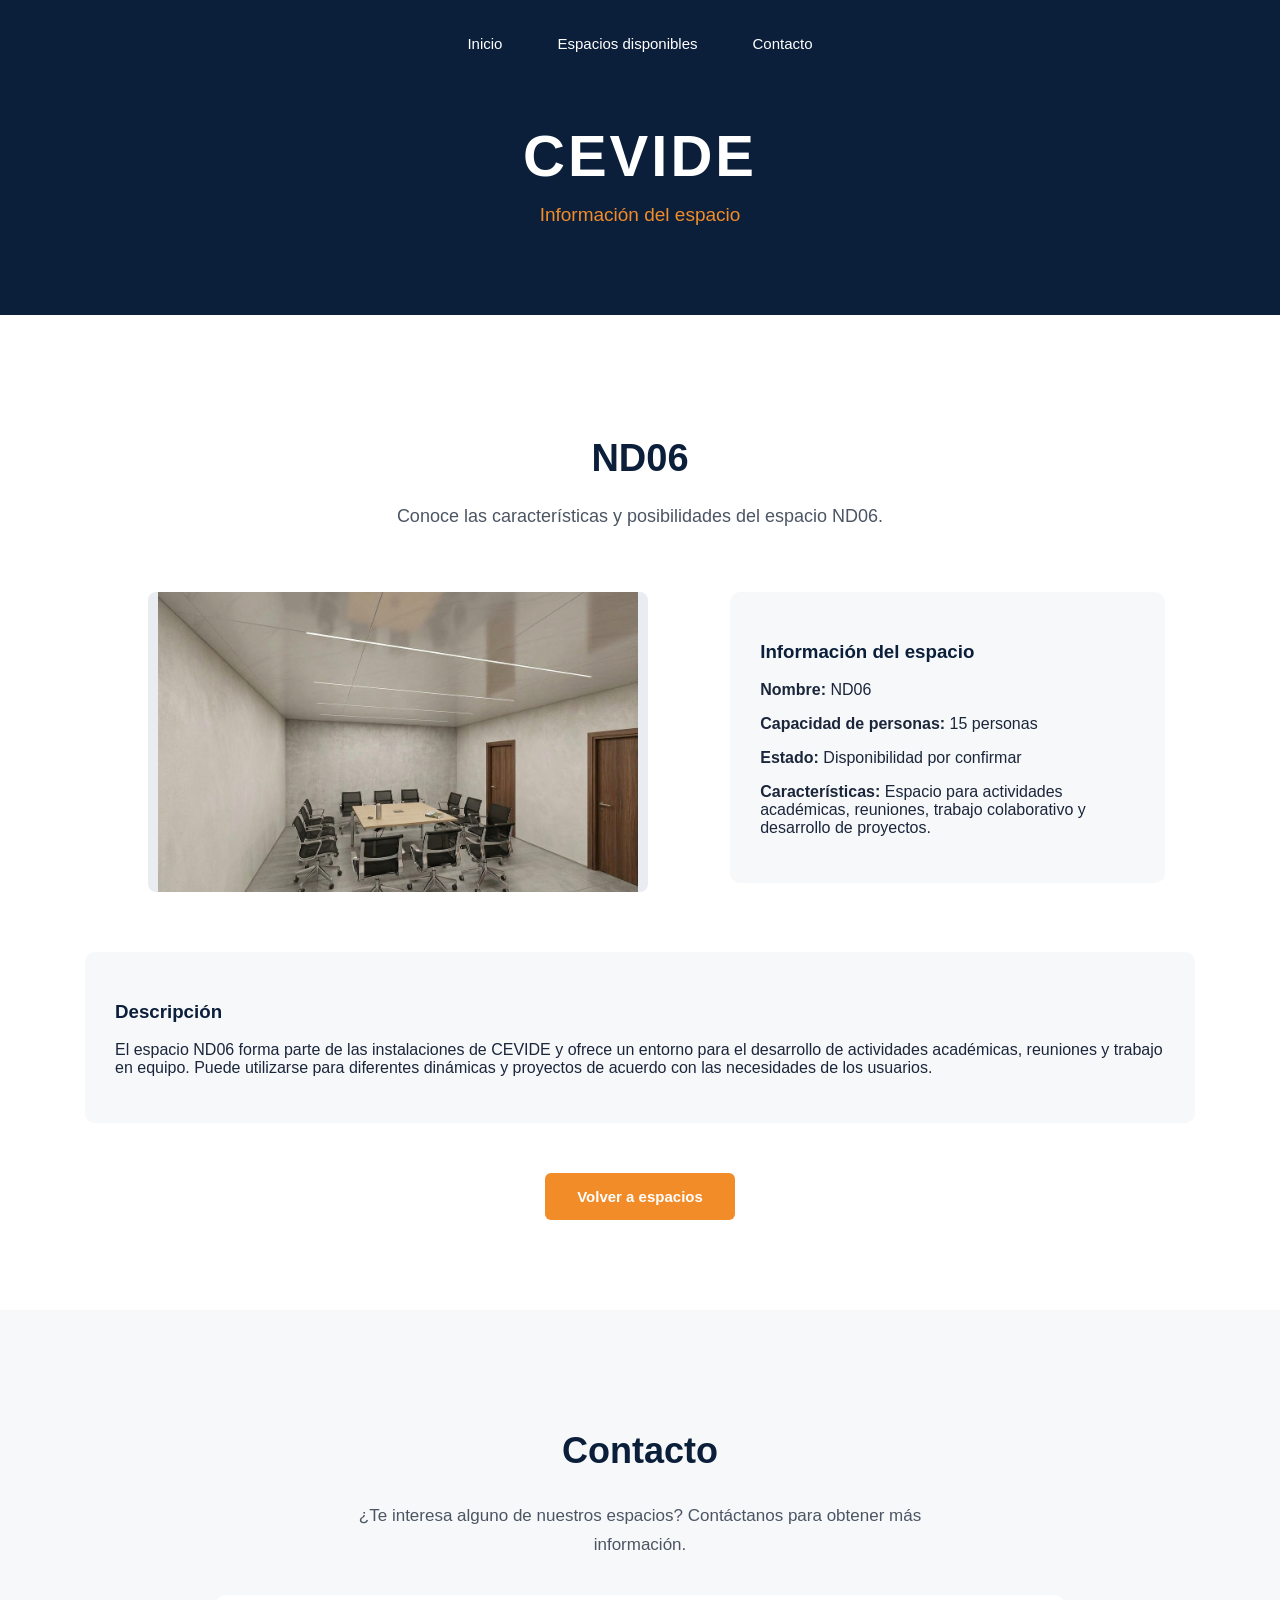
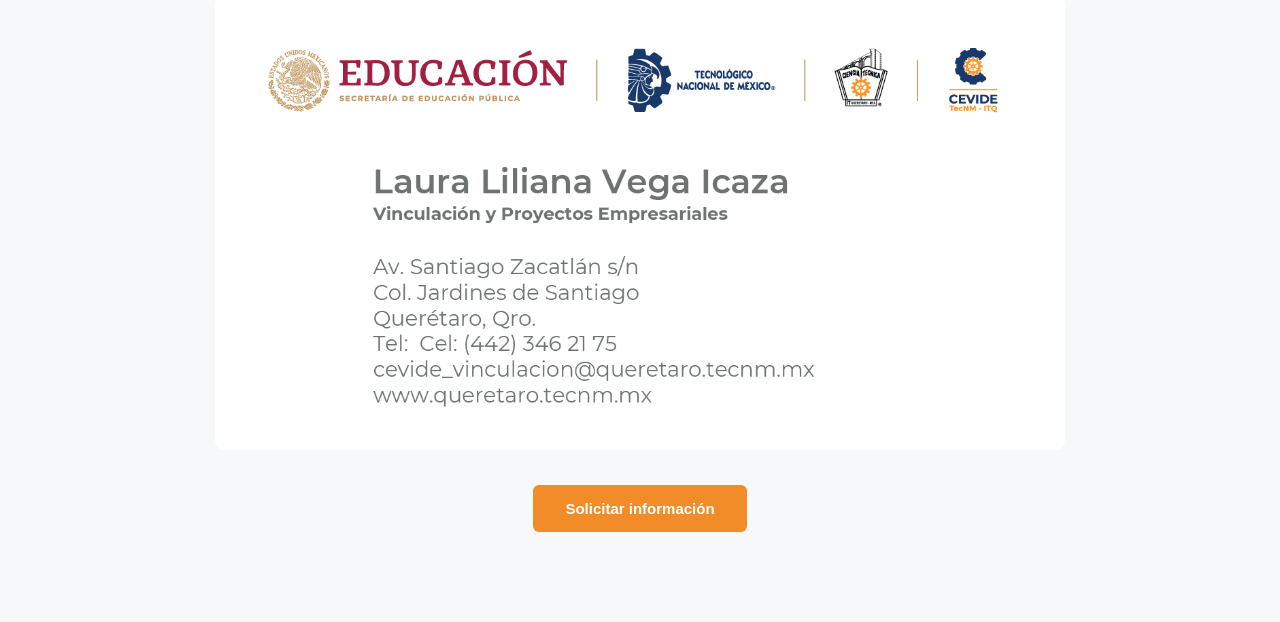
<file: nd06.html>
<!DOCTYPE html>
<html lang="es">

<head>
    <meta charset="UTF-8">
    <meta name="viewport" content="width=device-width, initial-scale=1.0">

    <link rel="stylesheet" href="css/estilos.css">

    <title>CEVIDE | ND06</title>

    <style>
        /* IMAGEN DEL ESPACIO */

        .detalle-espacio .imagen-detalle {
            width: 100%;
            max-width: 500px;
            aspect-ratio: 1 / 1;
            overflow: hidden;
            padding: 0;
            margin: 0 auto;
            border: none;
            border-radius: 8px;
            box-shadow: none;
        }

        .detalle-espacio .imagen-detalle img {
            display: block;
            width: 100%;
            height: 100%;
            object-fit: cover;
            object-position: center;
            border: none;
            border-radius: 8px;
            box-shadow: none;
        }

        @media (max-width: 768px) {
            .detalle-espacio .imagen-detalle {
                max-width: 100%;
            }
        }
    </style>
</head>

<body>

    <header>

        <nav>
            <a href="index.html">Inicio</a>
            <a href="espacios.html">Espacios disponibles</a>
            <a href="#contacto">Contacto</a>
        </nav>

        <h1>CEVIDE</h1>

        <p>Información del espacio</p>

    </header>


    <main>

        <h2>ND06</h2>

        <p>
            Conoce las características y posibilidades del espacio ND06.
        </p>


        <section class="detalle-espacio">

            <div class="imagen-detalle">

                <img
                    src="imagen/ND06.jpeg"
                    alt="Fotografía del espacio ND06"
                >

            </div>


            <div class="informacion-espacio">

                <h3>Información del espacio</h3>

                <p>
                    <strong>Nombre:</strong> ND06
                </p>

                <p>
                    <strong>Capacidad de personas:</strong> 15 personas
                </p>

                <p>
                    <strong>Estado:</strong> Disponibilidad por confirmar
                </p>

                <p>
                    <strong>Características:</strong> Espacio para actividades académicas, reuniones, trabajo colaborativo y desarrollo de proyectos.
                </p>

            </div>

        </section>


        <section class="descripcion-espacio">

            <h3>Descripción</h3>

            <p>
                El espacio ND06 forma parte de las instalaciones de CEVIDE
                y ofrece un entorno para el desarrollo de actividades
                académicas, reuniones y trabajo en equipo. Puede utilizarse
                para diferentes dinámicas y proyectos de acuerdo con las
                necesidades de los usuarios.
            </p>

        </section>


        <button onclick="window.location.href='espacios.html'">
            Volver a espacios
        </button>

    </main>


    <!-- ==============================
         CONTACTO
         ============================== -->

    <section id="contacto">

        <h2>
            Contacto
        </h2>

        <p>
            ¿Te interesa alguno de nuestros espacios?
            Contáctanos para obtener más información.
        </p>

        <div class="imagen-contacto">

            <img
                src="imagen/Contacto-CEVIDE.png"
                alt="Información de contacto CEVIDE"
            >

        </div>

        <a
            href="https://mail.google.com/mail/?view=cm&fs=1&to=cevide_vinculacion@queretaro.tecnm.mx&su=Solicitud%20de%20información%20sobre%20espacios%20CEVIDE&body=Hola%2C%0A%0AEstoy%20interesado%2Fa%20en%20obtener%20información%20sobre%20los%20espacios%20disponibles%20en%20CEVIDE.%0A%0AQuisiera%20recibir%20más%20información%20sobre%20los%20espacios%20y%20su%20disponibilidad.%0A%0AMuchas%20gracias."
            target="_blank"
            class="boton-contacto">

            Solicitar información

        </a>

    </section>

</body>

</html>
</file>
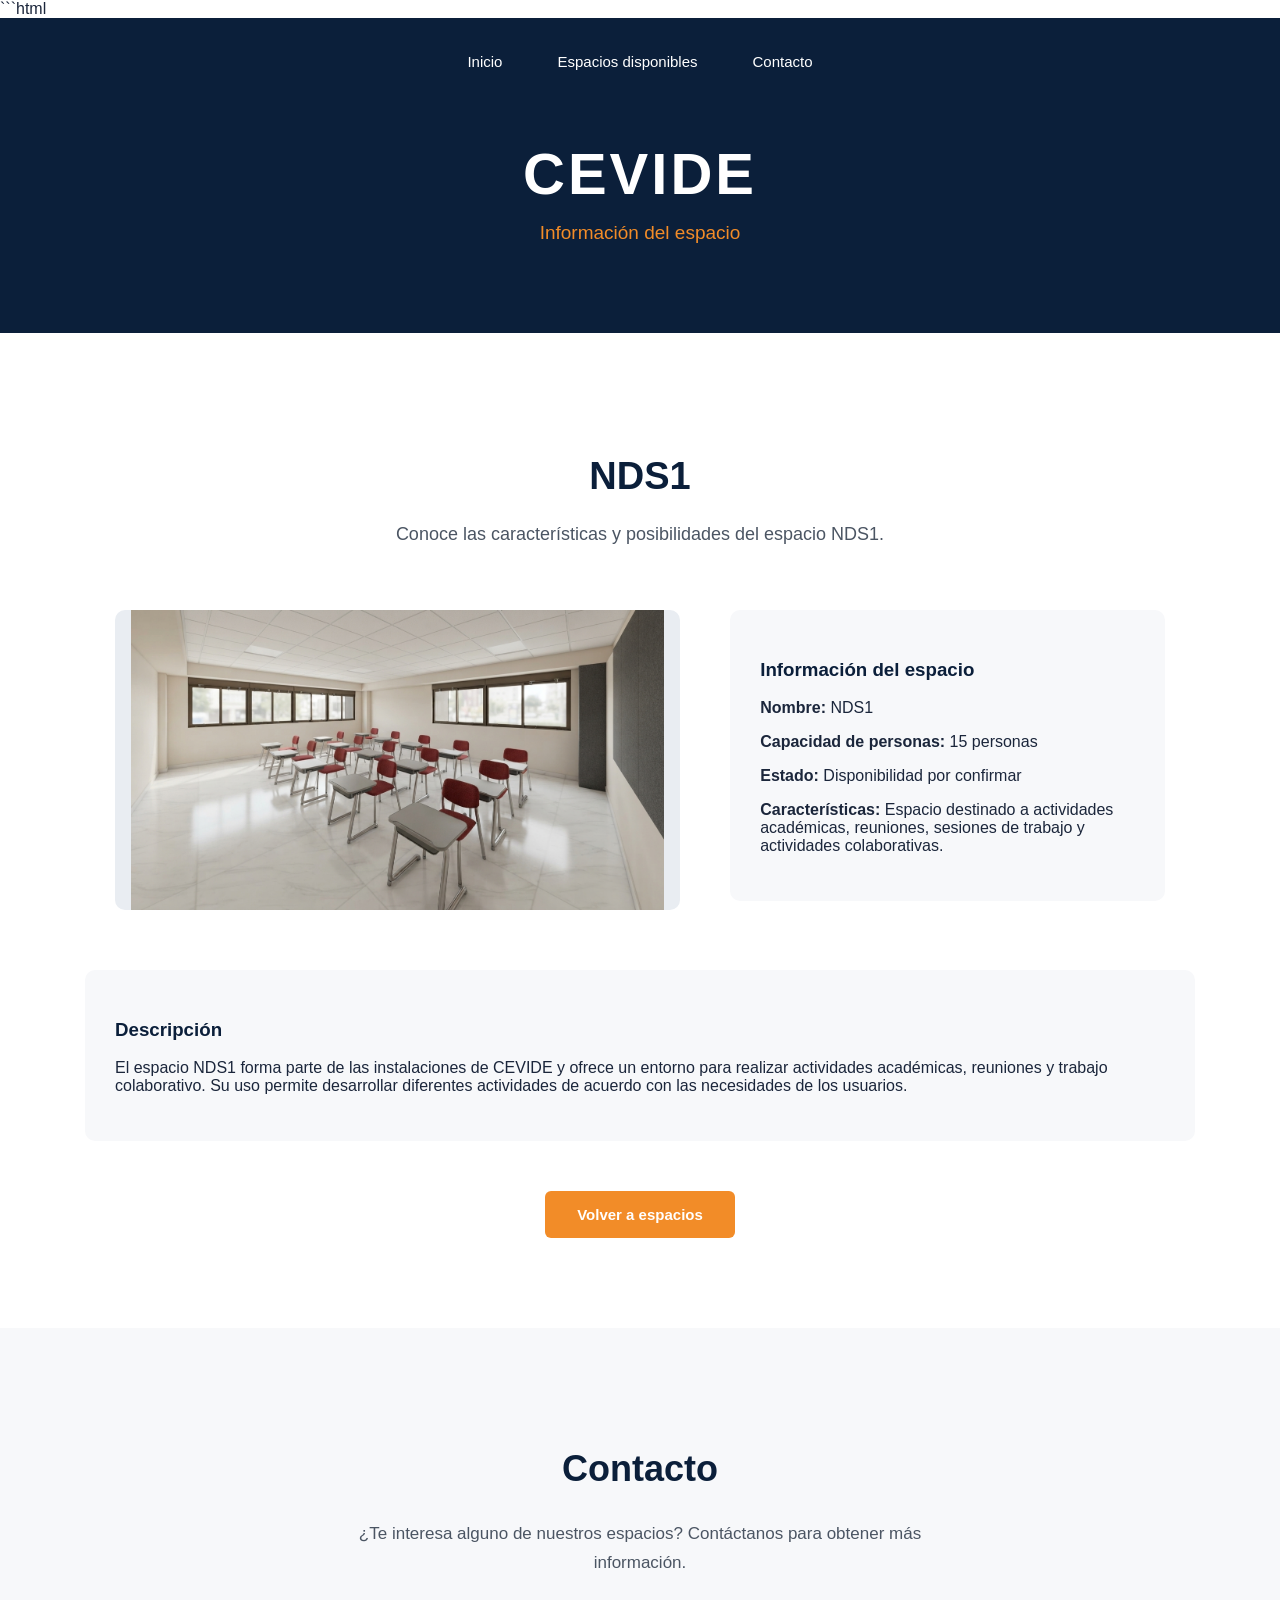
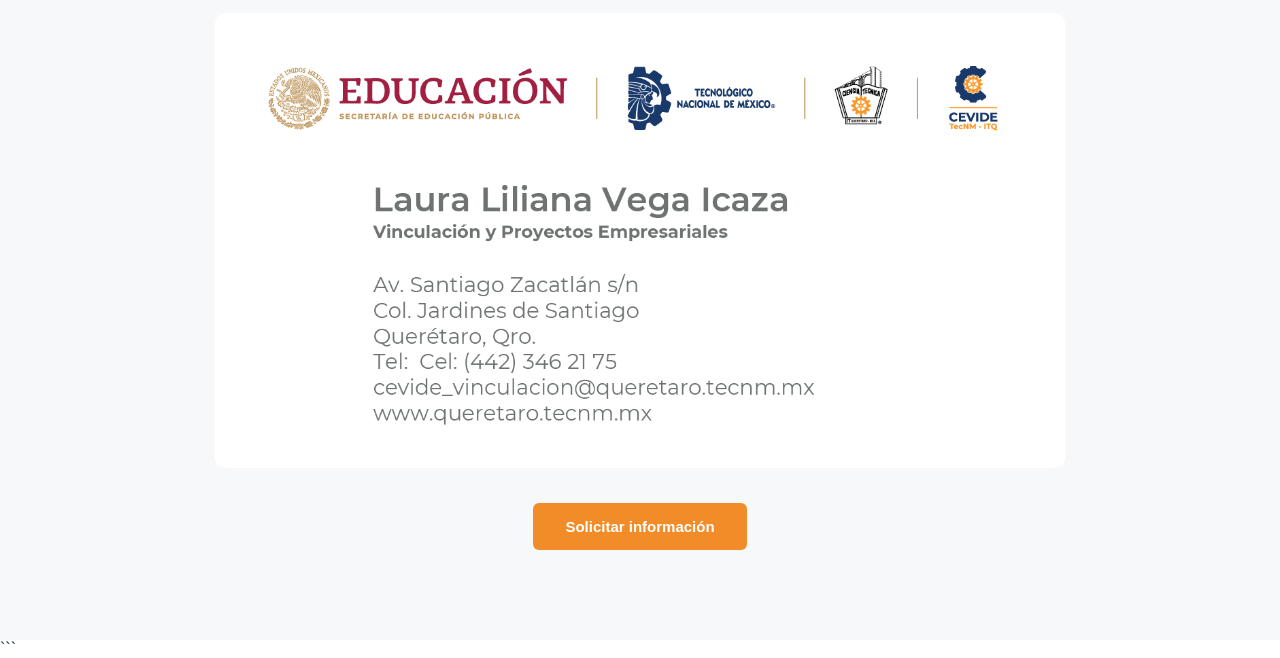
<file: nds1.html>
```html
<!DOCTYPE html>
<html lang="es">

<head>
    <meta charset="UTF-8">
    <meta name="viewport" content="width=device-width, initial-scale=1.0">

    <link rel="stylesheet" href="css/estilos.css">

    <title>CEVIDE | NDS1</title>
</head>

<body>

    <header>

        <nav>
            <a href="index.html">Inicio</a>
            <a href="espacios.html">Espacios disponibles</a>
            <a href="#contacto">Contacto</a>
        </nav>

        <h1>CEVIDE</h1>

        <p>Información del espacio</p>

    </header>


    <main>

        <h2>NDS1</h2>

        <p>
            Conoce las características y posibilidades del espacio NDS1.
        </p>

        <section class="detalle-espacio">

            <div class="imagen-detalle">

                <img
                    src="imagen/NDS1.jpeg"
                    alt="Fotografía del espacio NDS1"
                >

            </div>

            <div class="informacion-espacio">

                <h3>Información del espacio</h3>

                <p><strong>Nombre:</strong> NDS1</p>

                <p><strong>Capacidad de personas:</strong> 15 personas</p>

                <p><strong>Estado:</strong> Disponibilidad por confirmar</p>

                <p><strong>Características:</strong> Espacio destinado a actividades académicas, reuniones, sesiones de trabajo y actividades colaborativas.</p>

            </div>

        </section>

        <section class="descripcion-espacio">

            <h3>Descripción</h3>

            <p>
                El espacio NDS1 forma parte de las instalaciones de CEVIDE
                y ofrece un entorno para realizar actividades académicas,
                reuniones y trabajo colaborativo. Su uso permite desarrollar
                diferentes actividades de acuerdo con las necesidades
                de los usuarios.
            </p>

        </section>

        <button onclick="window.location.href='espacios.html'">
            Volver a espacios
        </button>

    </main>


    <!-- ==============================
         CONTACTO
         ============================== -->

    <section id="contacto">

        <h2>
            Contacto
        </h2>

        <p>
            ¿Te interesa alguno de nuestros espacios?
            Contáctanos para obtener más información.
        </p>

        <div class="imagen-contacto">

            <img
                src="imagen/Contacto-CEVIDE.png"
                alt="Información de contacto CEVIDE"
            >

        </div>

        <a
            href="https://mail.google.com/mail/?view=cm&fs=1&to=cevide_vinculacion@queretaro.tecnm.mx&su=Solicitud%20de%20información%20sobre%20espacios%20CEVIDE&body=Hola%2C%0A%0AEstoy%20interesado%2Fa%20en%20obtener%20información%20sobre%20los%20espacios%20disponibles%20en%20CEVIDE.%0A%0AQuisiera%20recibir%20más%20información%20sobre%20los%20espacios%20y%20su%20disponibilidad.%0A%0AMuchas%20gracias."
            target="_blank"
            class="boton-contacto">

            Solicitar información

        </a>

    </section>

</body>

</html>
```
</file>
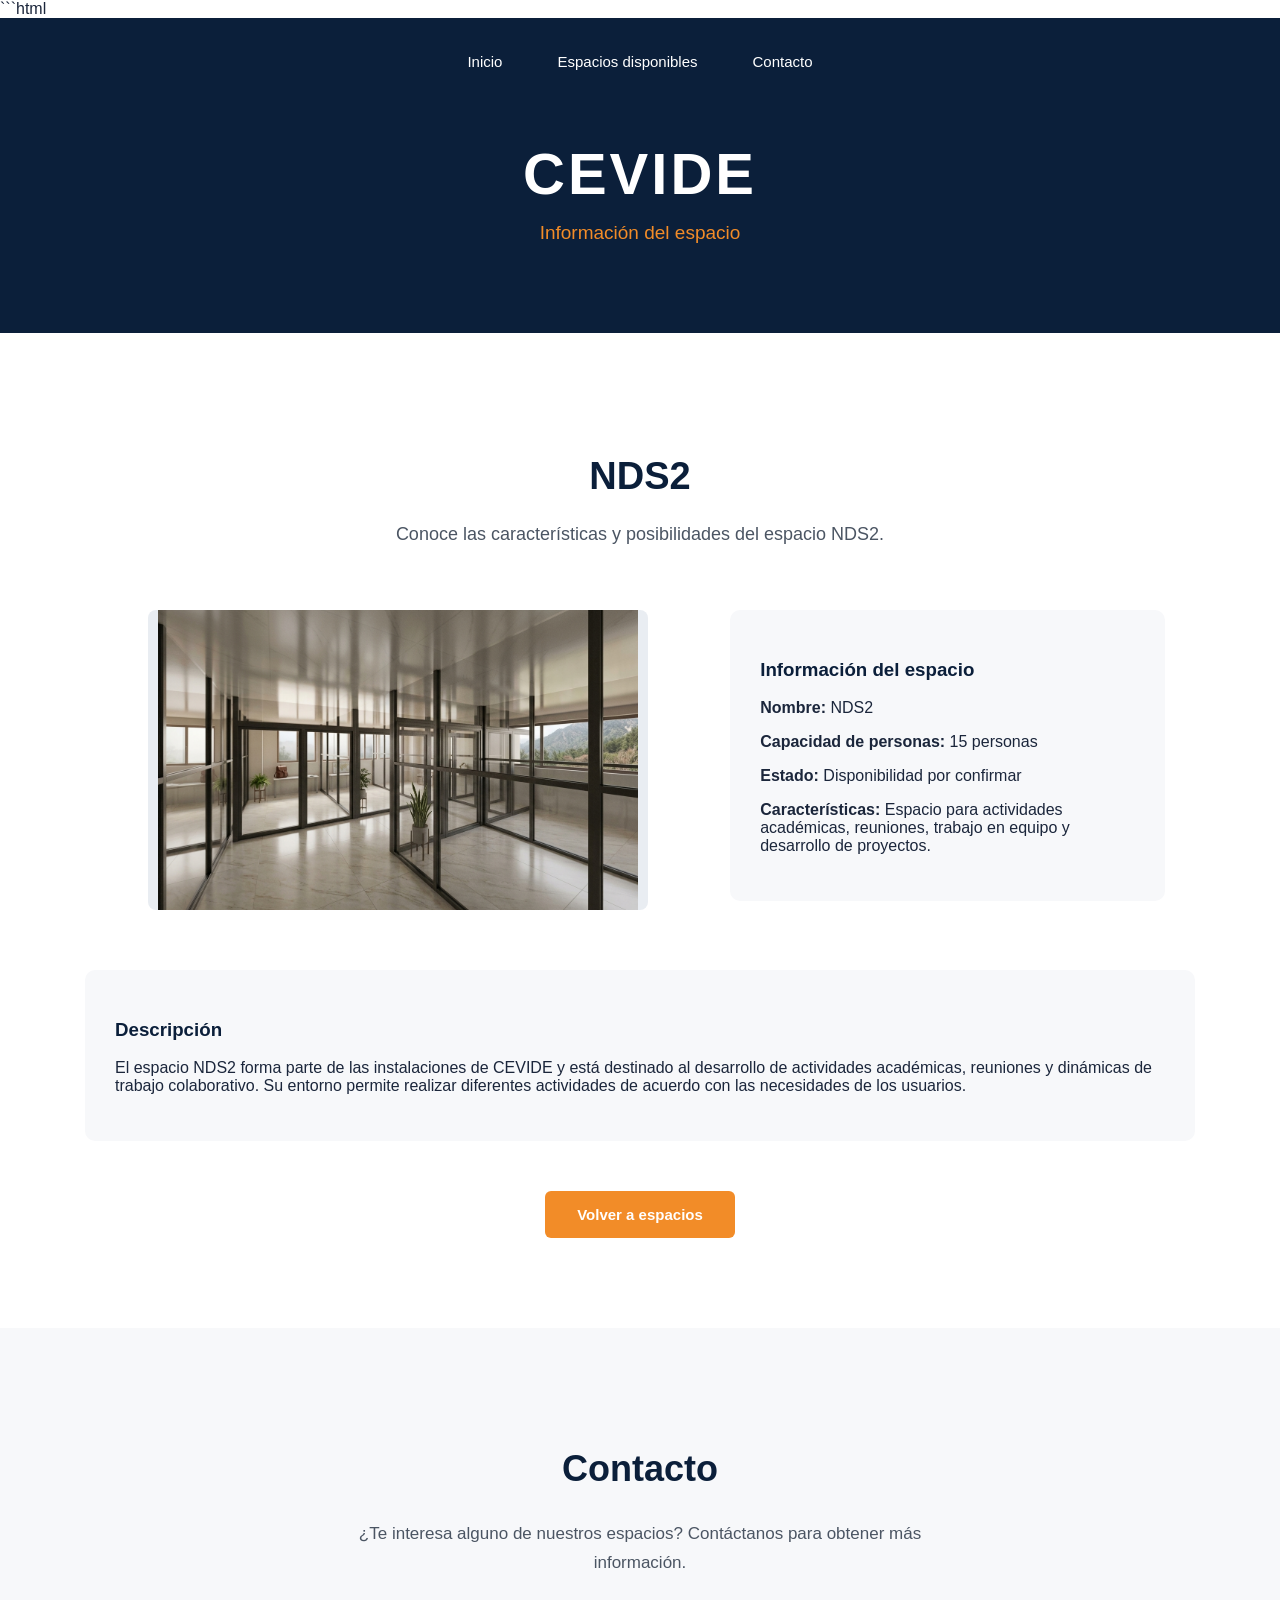
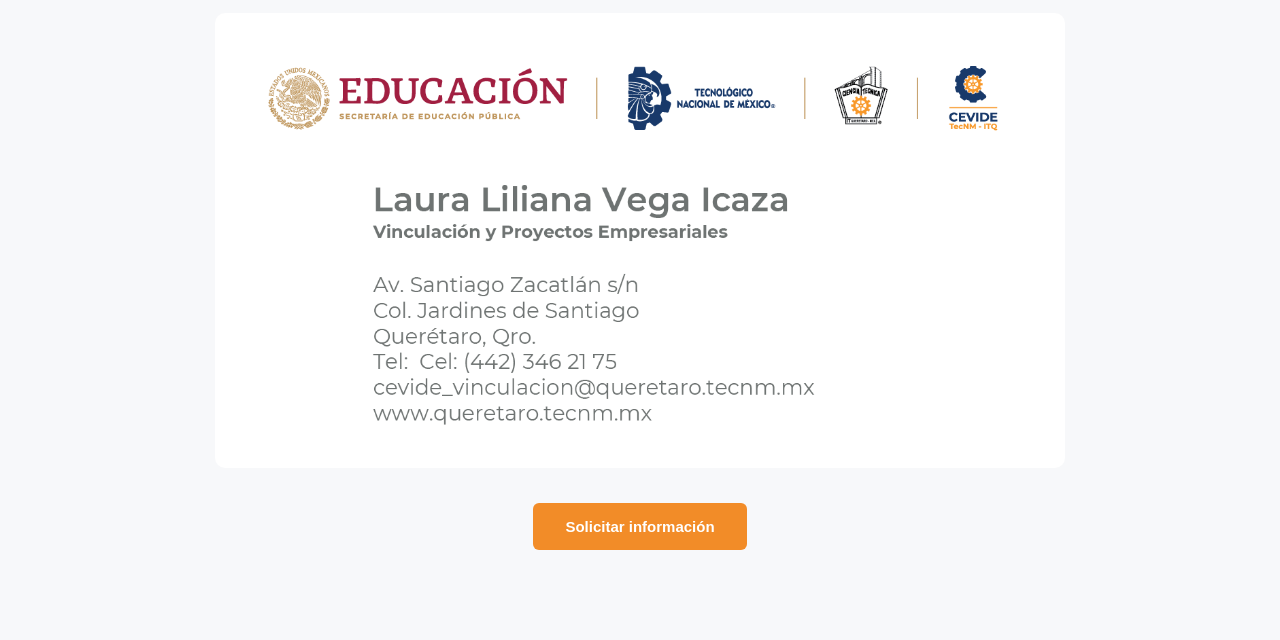
<file: nds2.html>
```html
<!DOCTYPE html>
<html lang="es">

<head>
    <meta charset="UTF-8">
    <meta name="viewport" content="width=device-width, initial-scale=1.0">

    <link rel="stylesheet" href="css/estilos.css">

    <title>CEVIDE | NDS2</title>

    <style>
        /* IMAGEN DEL ESPACIO */
        .detalle-espacio .imagen-detalle {
            width: 100%;
            max-width: 500px;
            aspect-ratio: 1 / 1;
            overflow: hidden;
            padding: 0;
            margin: 0 auto;
            border: none;
            border-radius: 8px;
            box-shadow: none;
        }

        .detalle-espacio .imagen-detalle img {
            display: block;
            width: 100%;
            height: 100%;
            object-fit: cover;
            object-position: center;
            border: none;
            border-radius: 8px;
            box-shadow: none;
        }

        @media (max-width: 768px) {
            .detalle-espacio .imagen-detalle {
                max-width: 100%;
            }
        }
    </style>

</head>

<body>

    <header>

        <nav>
            <a href="index.html">Inicio</a>
            <a href="espacios.html">Espacios disponibles</a>
            <a href="#contacto">Contacto</a>
        </nav>

        <h1>CEVIDE</h1>

        <p>Información del espacio</p>

    </header>


    <main>

        <h2>NDS2</h2>

        <p>
            Conoce las características y posibilidades del espacio NDS2.
        </p>

        <section class="detalle-espacio">

            <div class="imagen-detalle">

                <img
                    src="imagen/NDS2.jpeg"
                    alt="Fotografía del espacio NDS2"
                >

            </div>

            <div class="informacion-espacio">

                <h3>Información del espacio</h3>

                <p><strong>Nombre:</strong> NDS2</p>

                <p><strong>Capacidad de personas:</strong> 15 personas</p>

                <p><strong>Estado:</strong> Disponibilidad por confirmar</p>

                <p><strong>Características:</strong> Espacio para actividades académicas, reuniones, trabajo en equipo y desarrollo de proyectos.</p>

            </div>

        </section>

        <section class="descripcion-espacio">

            <h3>Descripción</h3>

            <p>
                El espacio NDS2 forma parte de las instalaciones de CEVIDE
                y está destinado al desarrollo de actividades académicas,
                reuniones y dinámicas de trabajo colaborativo. Su entorno
                permite realizar diferentes actividades de acuerdo con
                las necesidades de los usuarios.
            </p>

        </section>

        <button onclick="window.location.href='espacios.html'">
            Volver a espacios
        </button>

    </main>


    <!-- ==============================
         CONTACTO
         ============================== -->

    <section id="contacto">

        <h2>
            Contacto
        </h2>

        <p>
            ¿Te interesa alguno de nuestros espacios?
            Contáctanos para obtener más información.
        </p>

        <div class="imagen-contacto">

            <img
                src="imagen/Contacto-CEVIDE.png"
                alt="Información de contacto CEVIDE"
            >

        </div>

        <a
            href="https://mail.google.com/mail/?view=cm&fs=1&to=cevide_vinculacion@queretaro.tecnm.mx&su=Solicitud%20de%20información%20sobre%20espacios%20CEVIDE&body=Hola%2C%0A%0AEstoy%20interesado%2Fa%20en%20obtener%20información%20sobre%20los%20espacios%20disponibles%20en%20CEVIDE.%0A%0AQuisiera%20recibir%20más%20información%20sobre%20los%20espacios%20y%20su%20disponibilidad.%0A%0AMuchas%20gracias."
            target="_blank"
            class="boton-contacto">

            Solicitar información

        </a>

    </section>

</body>

</html>
</file>
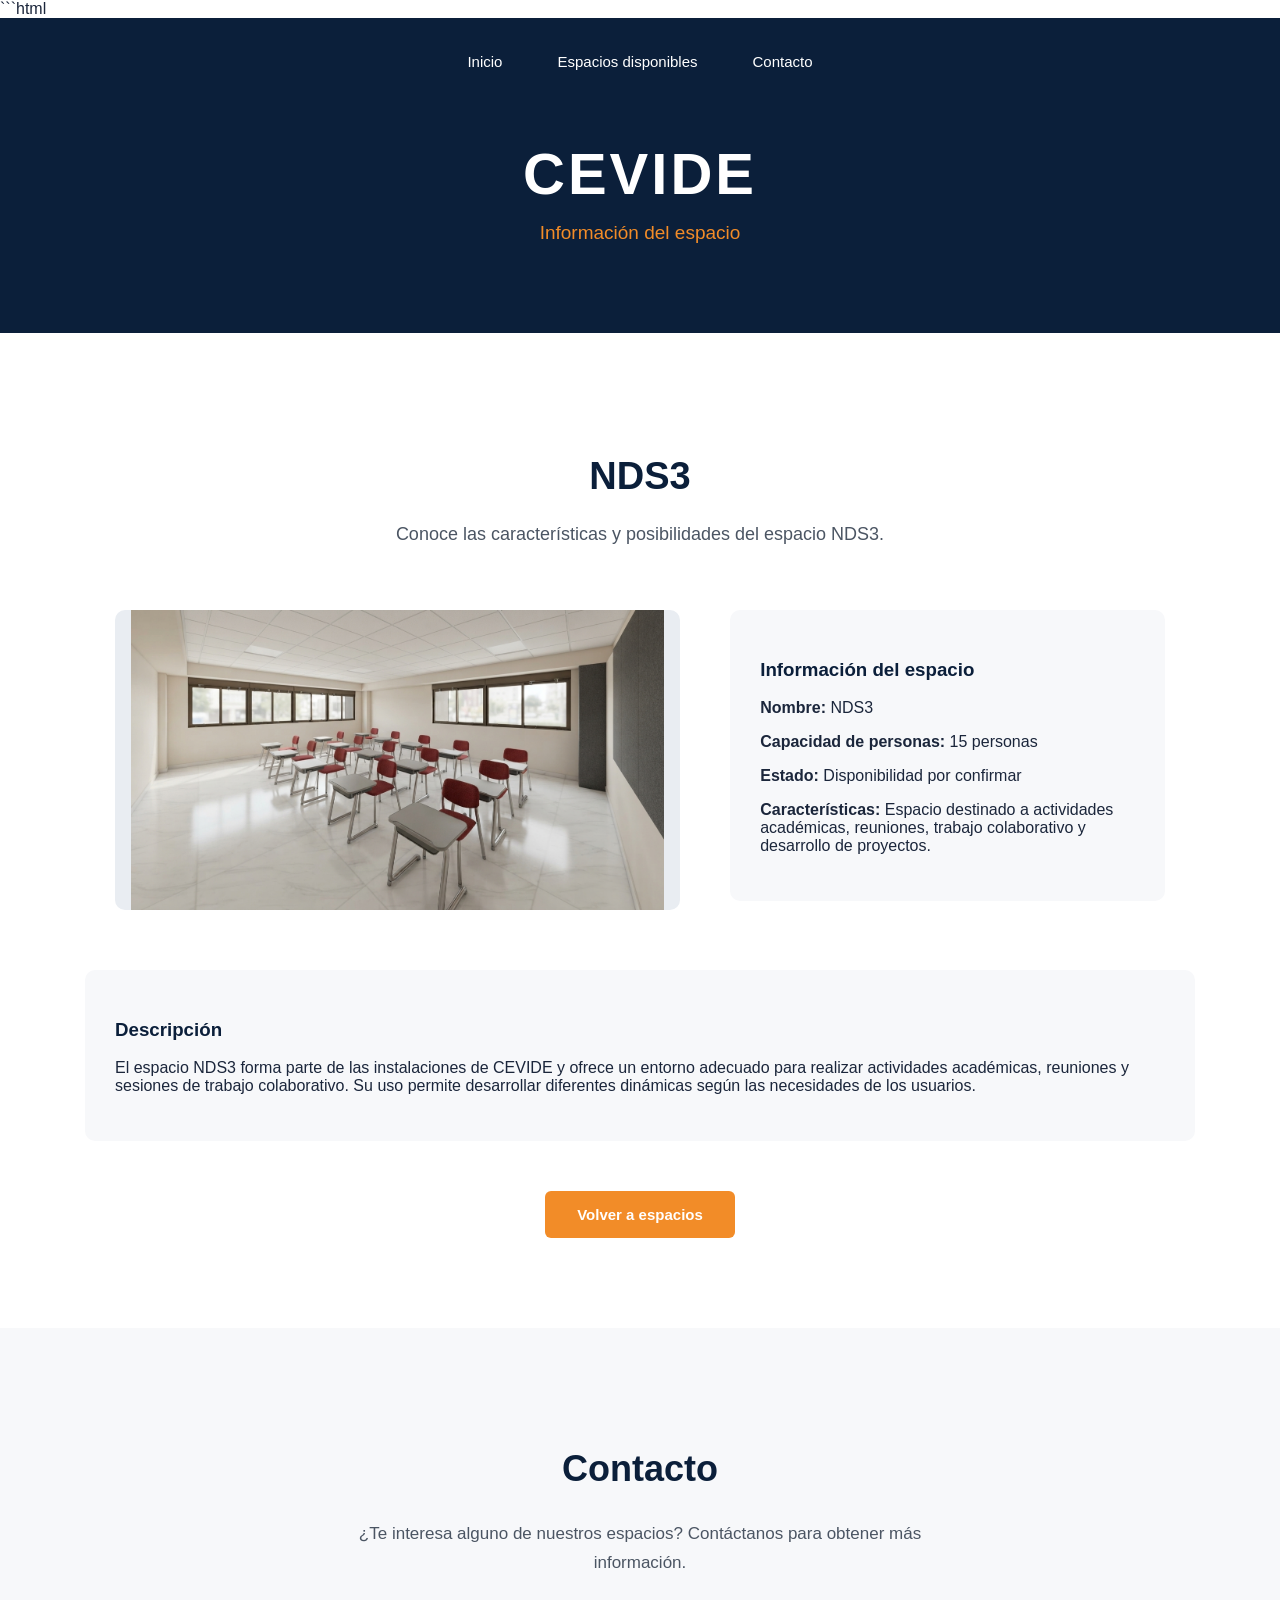
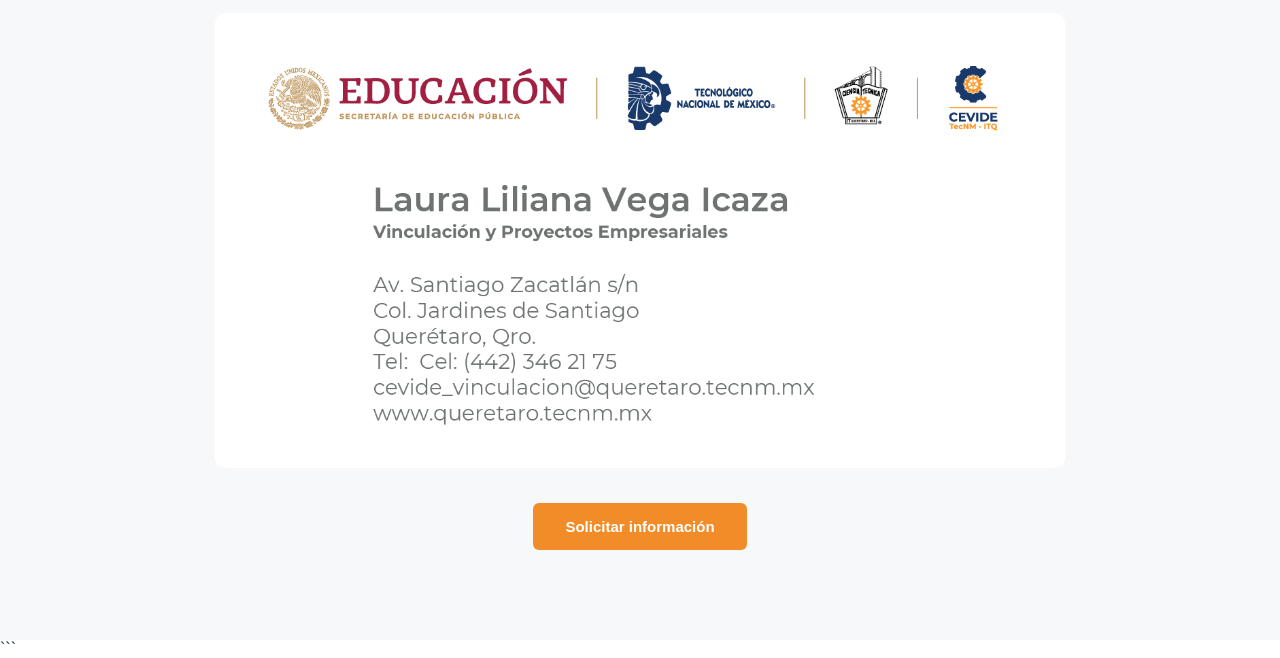
<file: nds3.html>
```html
<!DOCTYPE html>
<html lang="es">

<head>
    <meta charset="UTF-8">
    <meta name="viewport" content="width=device-width, initial-scale=1.0">

    <link rel="stylesheet" href="css/estilos.css">

    <title>CEVIDE | NDS3</title>
</head>

<body>

    <header>

        <nav>
            <a href="index.html">Inicio</a>
            <a href="espacios.html">Espacios disponibles</a>
            <a href="#contacto">Contacto</a>
        </nav>

        <h1>CEVIDE</h1>

        <p>Información del espacio</p>

    </header>


    <main>

        <h2>NDS3</h2>

        <p>
            Conoce las características y posibilidades del espacio NDS3.
        </p>


        <section class="detalle-espacio">

            <div class="imagen-detalle">

                <img
                    src="imagen/NDS3.jpeg"
                    alt="Fotografía del espacio NDS3"
                >

            </div>


            <div class="informacion-espacio">

                <h3>Información del espacio</h3>

                <p>
                    <strong>Nombre:</strong> NDS3
                </p>

                <p>
                    <strong>Capacidad de personas:</strong> 15 personas
                </p>

                <p>
                    <strong>Estado:</strong> Disponibilidad por confirmar
                </p>

                <p>
                    <strong>Características:</strong> Espacio destinado a actividades académicas, reuniones, trabajo colaborativo y desarrollo de proyectos.
                </p>

            </div>

        </section>


        <section class="descripcion-espacio">

            <h3>Descripción</h3>

            <p>
                El espacio NDS3 forma parte de las instalaciones de CEVIDE
                y ofrece un entorno adecuado para realizar actividades
                académicas, reuniones y sesiones de trabajo colaborativo.
                Su uso permite desarrollar diferentes dinámicas según
                las necesidades de los usuarios.
            </p>

        </section>


        <button onclick="window.location.href='espacios.html'">
            Volver a espacios
        </button>

    </main>


    <!-- ==============================
         CONTACTO
         ============================== -->

    <section id="contacto">

        <h2>
            Contacto
        </h2>

        <p>
            ¿Te interesa alguno de nuestros espacios?
            Contáctanos para obtener más información.
        </p>

        <div class="imagen-contacto">

            <img
                src="imagen/Contacto-CEVIDE.png"
                alt="Información de contacto CEVIDE"
            >

        </div>

        <a
            href="https://mail.google.com/mail/?view=cm&fs=1&to=cevide_vinculacion@queretaro.tecnm.mx&su=Solicitud%20de%20información%20sobre%20espacios%20CEVIDE&body=Hola%2C%0A%0AEstoy%20interesado%2Fa%20en%20obtener%20información%20sobre%20los%20espacios%20disponibles%20en%20CEVIDE.%0A%0AQuisiera%20recibir%20más%20información%20sobre%20los%20espacios%20y%20su%20disponibilidad.%0A%0AMuchas%20gracias."
            target="_blank"
            class="boton-contacto">

            Solicitar información

        </a>

    </section>

</body>

</html>
```
</file>
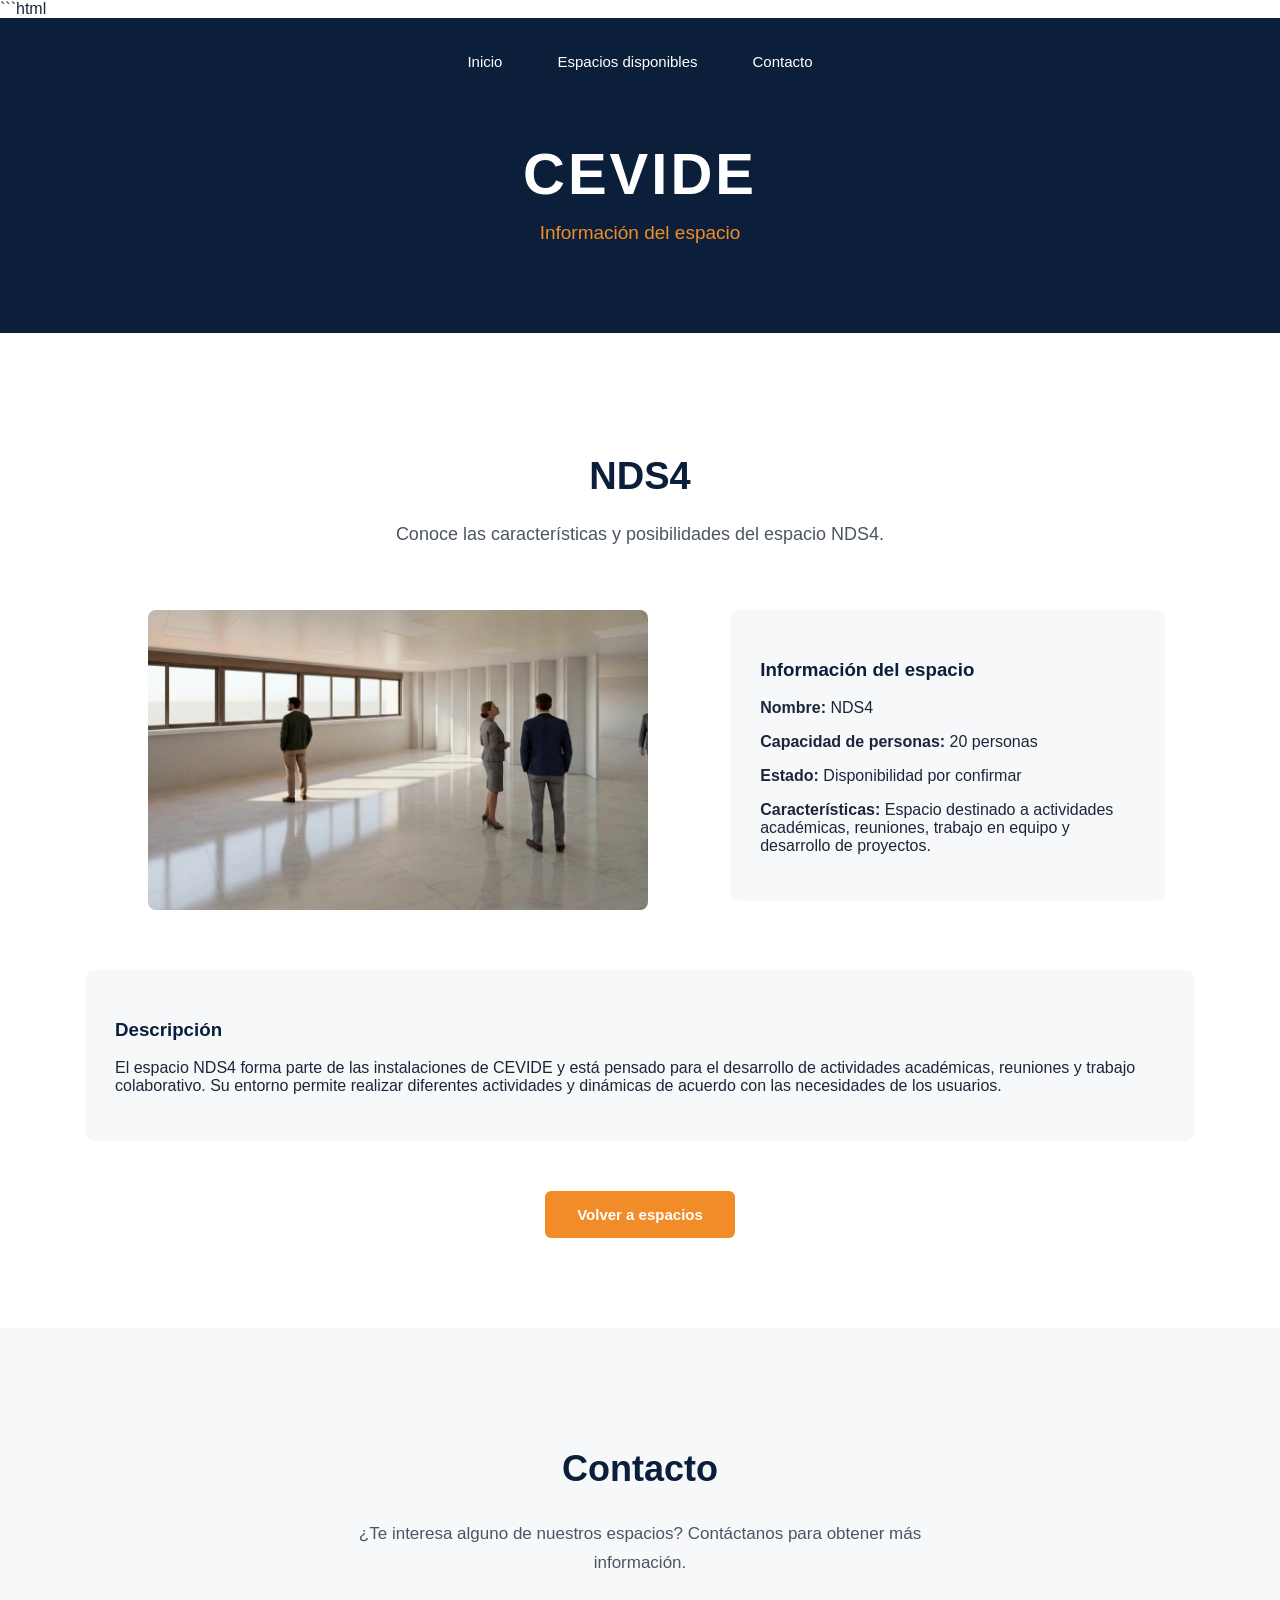
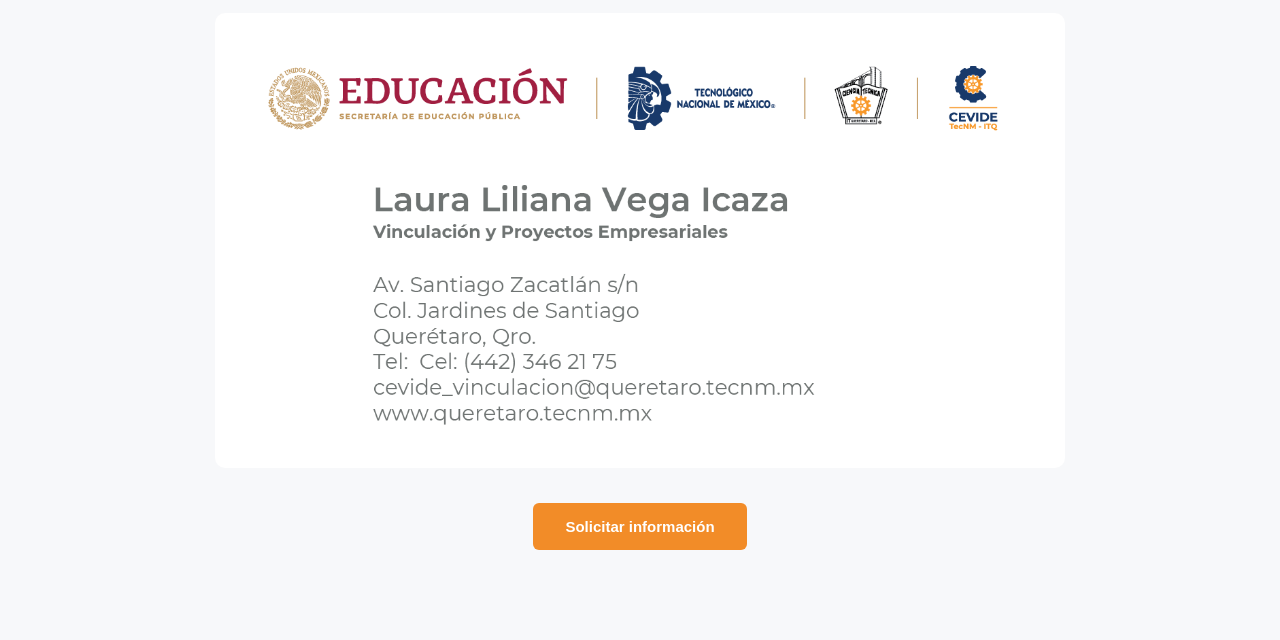
<file: nds4.html>
```html
<!DOCTYPE html>
<html lang="es">

<head>
    <meta charset="UTF-8">
    <meta name="viewport" content="width=device-width, initial-scale=1.0">

    <link rel="stylesheet" href="css/estilos.css">

    <title>CEVIDE | NDS4</title>

    <style>
        /* IMAGEN DEL ESPACIO */
        .detalle-espacio .imagen-detalle {
            width: 100%;
            max-width: 500px;
            aspect-ratio: 1 / 1;
            overflow: hidden;
            padding: 0;
            margin: 0 auto;
            border: none;
            border-radius: 8px;
            box-shadow: none;
        }

        .detalle-espacio .imagen-detalle img {
            display: block;
            width: 100%;
            height: 100%;
            object-fit: cover;
            object-position: center;
            border: none;
            border-radius: 8px;
            box-shadow: none;
        }

        @media (max-width: 768px) {
            .detalle-espacio .imagen-detalle {
                max-width: 100%;
            }
        }
    </style>

</head>

<body>

    <header>

        <nav>
            <a href="index.html">Inicio</a>
            <a href="espacios.html">Espacios disponibles</a>
            <a href="#contacto">Contacto</a>
        </nav>

        <h1>CEVIDE</h1>

        <p>Información del espacio</p>

    </header>


    <main>

        <h2>NDS4</h2>

        <p>
            Conoce las características y posibilidades del espacio NDS4.
        </p>


        <section class="detalle-espacio">

            <div class="imagen-detalle">

                <img
                    src="imagen/NDS4.jpeg"
                    alt="Fotografía del espacio NDS4"
                >

            </div>


            <div class="informacion-espacio">

                <h3>Información del espacio</h3>

                <p>
                    <strong>Nombre:</strong> NDS4
                </p>

                <p>
                    <strong>Capacidad de personas:</strong> 20 personas
                </p>

                <p>
                    <strong>Estado:</strong> Disponibilidad por confirmar
                </p>

                <p>
                    <strong>Características:</strong> Espacio destinado a actividades académicas, reuniones, trabajo en equipo y desarrollo de proyectos.
                </p>

            </div>

        </section>


        <section class="descripcion-espacio">

            <h3>Descripción</h3>

            <p>
                El espacio NDS4 forma parte de las instalaciones de CEVIDE
                y está pensado para el desarrollo de actividades académicas,
                reuniones y trabajo colaborativo. Su entorno permite
                realizar diferentes actividades y dinámicas de acuerdo
                con las necesidades de los usuarios.
            </p>

        </section>


        <button onclick="window.location.href='espacios.html'">
            Volver a espacios
        </button>

    </main>


    <!-- ==============================
         CONTACTO
         ============================== -->

    <section id="contacto">

        <h2>
            Contacto
        </h2>

        <p>
            ¿Te interesa alguno de nuestros espacios?
            Contáctanos para obtener más información.
        </p>

        <div class="imagen-contacto">

            <img
                src="imagen/Contacto-CEVIDE.png"
                alt="Información de contacto CEVIDE"
            >

        </div>

        <a
            href="https://mail.google.com/mail/?view=cm&fs=1&to=cevide_vinculacion@queretaro.tecnm.mx&su=Solicitud%20de%20información%20sobre%20espacios%20CEVIDE&body=Hola%2C%0A%0AEstoy%20interesado%2Fa%20en%20obtener%20información%20sobre%20los%20espacios%20disponibles%20en%20CEVIDE.%0A%0AQuisiera%20recibir%20más%20información%20sobre%20los%20espacios%20y%20su%20disponibilidad.%0A%0AMuchas%20gracias."
            target="_blank"
            class="boton-contacto">

            Solicitar información

        </a>

    </section>

</body>

</html>
</file>
<file: css/estilos.css>
```css
@import url('https://fonts.googleapis.com/css2?family=Montserrat:wght@400;500;600;700&family=Open+Sans:wght@400;500;600&display=swap');


/* =========================================
   CONFIGURACIÓN GENERAL
   ========================================= */

* {
    box-sizing: border-box;
}

body {
    margin: 0;
    font-family: 'Open Sans', sans-serif;
    background-color: white;
    color: #1B263B;
}


/* =========================================
   ENCABEZADO
   ========================================= */

header {
    background-color: #0B1F3A;
    color: white;
    text-align: center;
    padding: 35px 8% 70px;
}


/* =========================================
   NAVEGACIÓN
   ========================================= */

nav {
    display: flex;
    justify-content: center;
    gap: 55px;
    margin-bottom: 70px;
}

nav a {
    color: white;
    text-decoration: none;
    font-family: 'Montserrat', sans-serif;
    font-size: 15px;
    font-weight: 500;
    transition: 0.3s ease;
}

nav a:hover {
    color: #F28C28;
}


/* =========================================
   TÍTULO CEVIDE
   ========================================= */

header h1 {
    margin: 0;
    font-family: 'Montserrat', sans-serif;
    font-size: 58px;
    font-weight: 700;
    letter-spacing: 3px;
}

header p {
    margin-top: 15px;
    font-family: 'Montserrat', sans-serif;
    font-size: 19px;
    font-weight: 500;
    color: #F28C28;
}


/* =========================================
   CONTENIDO PRINCIPAL
   ========================================= */

main {
    max-width: 1200px;
    margin: 0 auto;
    text-align: center;
    padding: 90px 50px;
}

main > h2 {
    margin-bottom: 20px;
    font-family: 'Montserrat', sans-serif;
    font-size: 38px;
    color: #0B1F3A;
}

main > p {
    max-width: 700px;
    margin: 0 auto 50px;
    font-size: 18px;
    line-height: 1.8;
    color: #4B5563;
}


/* =========================================
   BOTONES
   ========================================= */

button {
    padding: 15px 32px;
    border: none;
    border-radius: 6px;
    background-color: #F28C28;
    color: white;
    font-family: 'Montserrat', sans-serif;
    font-size: 15px;
    font-weight: 600;
    cursor: pointer;
    transition: 0.3s ease;
}

button:hover {
    background-color: #D96F0B;
    transform: translateY(-2px);
}


/* =========================================
   BOTÓN DE CONTACTO
   ========================================= */

.boton-contacto {
    display: inline-block;
    padding: 15px 32px;
    border-radius: 6px;
    background-color: #F28C28;
    color: white;
    text-decoration: none;
    font-family: 'Montserrat', sans-serif;
    font-size: 15px;
    font-weight: 600;
    transition: 0.3s ease;
}

.boton-contacto:hover {
    background-color: #D96F0B;
    transform: translateY(-2px);
}


/* =========================================
   PISOS
   ========================================= */

.piso {
    margin-top: 80px;
}

.piso > h2 {
    margin-bottom: 40px;
    font-family: 'Montserrat', sans-serif;
    font-size: 30px;
    color: #0B1F3A;
}


/* =========================================
   TARJETAS DE ESPACIOS
   ========================================= */

.tarjetas {
    display: flex;
    flex-wrap: wrap;
    justify-content: center;
    gap: 30px;
}

.tarjeta {
    width: 330px;
    background-color: white;
    padding: 22px;
    border-radius: 10px;
    text-align: left;
    border: 1px solid #E5E7EB;
    box-shadow: 0 8px 25px rgba(11, 31, 58, 0.08);
    transition: 0.3s ease;
}

.tarjeta:hover {
    transform: translateY(-5px);
}


/* =========================================
   IMAGEN / ESPACIO PARA FOTOS
   ========================================= */

.imagen-placeholder {
    width: 100%;
    height: 210px;
    background-color: #E9EDF2;
    border-radius: 7px;
    display: flex;
    align-items: center;
    justify-content: center;
    color: #6B7280;
    font-family: 'Montserrat', sans-serif;
    overflow: hidden;
}

.imagen-placeholder img {
    width: 100%;
    height: 100%;
    object-fit: cover;
    display: block;
}


/* =========================================
   INFORMACIÓN DE LAS TARJETAS
   ========================================= */

.tarjeta h3 {
    margin-top: 22px;
    font-family: 'Montserrat', sans-serif;
    font-size: 23px;
    color: #0B1F3A;
}

.tarjeta p {
    font-size: 14px;
    line-height: 1.6;
    color: #4B5563;
}


/* =========================================
   CONTACTO
   ========================================= */

#contacto {
    background-color: #F7F8FA;
    text-align: center;
    padding: 90px 50px;
}

#contacto h2 {
    font-family: 'Montserrat', sans-serif;
    font-size: 36px;
    color: #0B1F3A;
}

#contacto p {
    max-width: 650px;
    margin: 20px auto 30px;
    font-size: 17px;
    line-height: 1.7;
    color: #4B5563;
}

.imagen-contacto {
    max-width: 850px;
    margin: 35px auto;
}

.imagen-contacto img {
    width: 100%;
    height: auto;
    display: block;
    border-radius: 10px;
}


/* =========================================
   PÁGINA INDIVIDUAL DE CADA ESPACIO
   ========================================= */

.detalle-espacio {
    max-width: 1050px;
    margin: 60px auto;
    display: grid;
    grid-template-columns: 1.3fr 1fr;
    gap: 50px;
    align-items: start;
    text-align: left;
}


/* =========================================
   IMAGEN PRINCIPAL DEL ESPACIO
   ========================================= */

.imagen-detalle {
    width: 100%;
    height: 300px;
    background-color: #E9EDF2;
    border-radius: 10px;
    display: flex;
    align-items: center;
    justify-content: center;
    overflow: hidden;
}

.imagen-detalle img {
    width: 100%;
    height: 100%;
    object-fit: contain;
    display: block;
    padding: 10px;
}


/* =========================================
   INFORMACIÓN DEL ESPACIO
   ========================================= */

.informacion-espacio {
    background-color: #F7F8FA;
    padding: 30px;
    border-radius: 10px;
}

.informacion-espacio h3,
.descripcion-espacio h3 {
    font-family: 'Montserrat', sans-serif;
    color: #0B1F3A;
}


/* =========================================
   DESCRIPCIÓN DEL ESPACIO
   ========================================= */

.descripcion-espacio {
    max-width: 1050px;
    margin: 0 auto 50px;
    padding: 30px;
    background-color: #F7F8FA;
    border-radius: 10px;
    text-align: left;
}


/* =========================================
   CELULARES
   ========================================= */

@media (max-width: 700px) {

    nav {
        gap: 20px;
        flex-wrap: wrap;
    }

    header h1 {
        font-size: 42px;
    }

    main {
        padding: 60px 25px;
    }

    .tarjeta {
        width: 100%;
        max-width: 400px;
    }

    #contacto {
        padding: 60px 25px;
    }

    .imagen-contacto {
        width: 100%;
    }

    .detalle-espacio {
        grid-template-columns: 1fr;
        gap: 25px;
    }

    .imagen-detalle {
        height: 250px;
    }

}
.encabezado-logo {
    position: relative;
    display: flex;
    align-items: center;
    justify-content: center;
    width: 100%;
}

.logo-cevide {
    position: absolute;
    left: 25px;
    width: 450px;
    height: 140px;
    object-fit: contain;
}
.encabezado-logo h1 {
    margin: 0;
    text-align: center;
}
.logo-tecnm {
    position: absolute;
    right: 25px;
    width: 180px;
    height: 120px;
    object-fit: contain;
}
</file>
